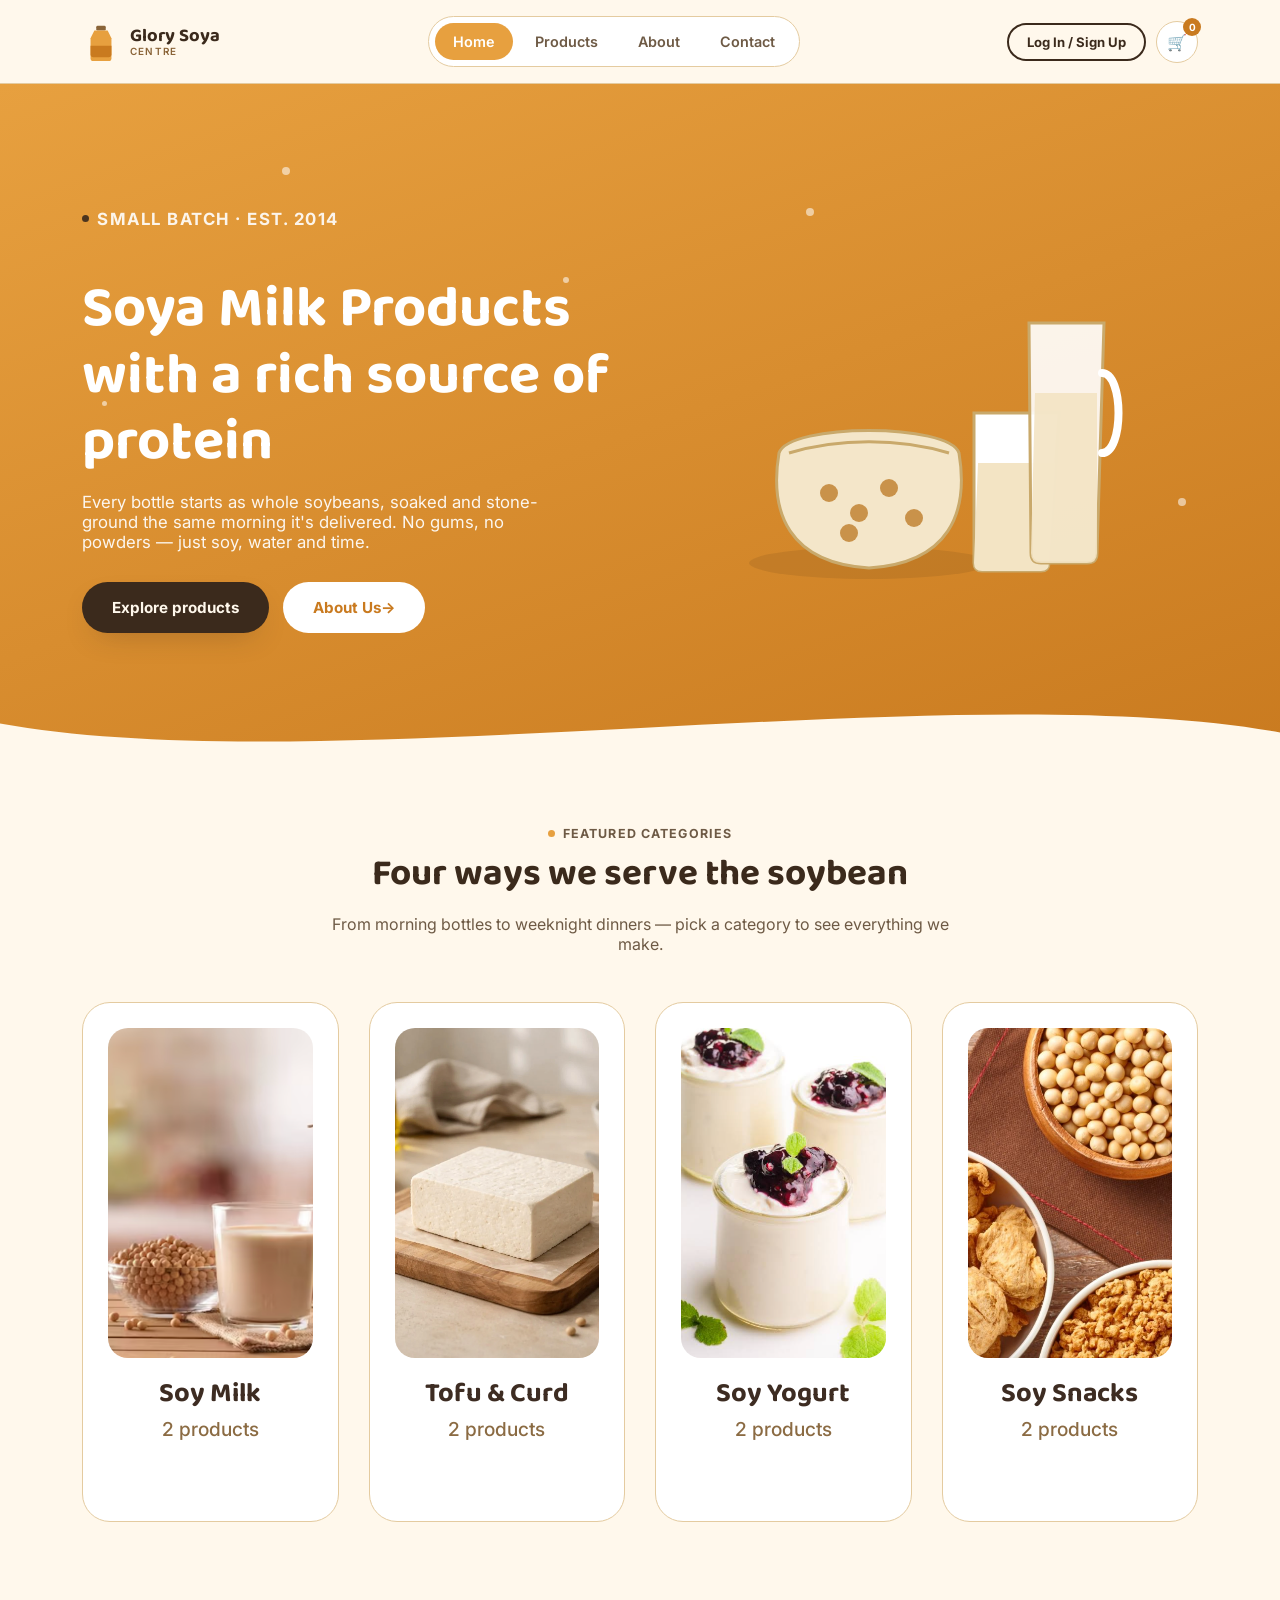
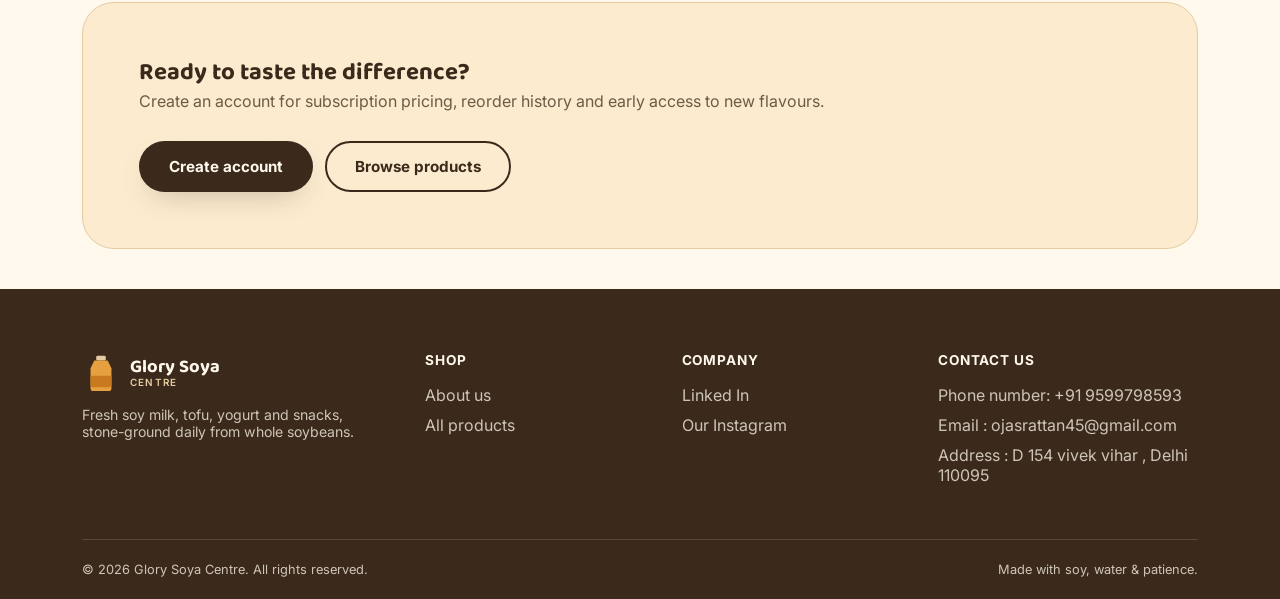
<file: index.html>
<!DOCTYPE html>
<html lang="en">
<head>
<meta charset="UTF-8">
<meta name="viewport" content="width=device-width, initial-scale=1.0">
<title>Glory Soya Centre — Pure Soya Milk Products</title>
<meta name="description" content="Glory Soya Centre makes fresh soy milk, tofu, soy yogurt and soy snacks from small-batch, single-origin soybeans.">
<link rel="stylesheet" href="style.css">
 <!-- Google tag (gtag.js) -->
<script async src="https://www.googletagmanager.com/gtag/js?id=G-SQKPM9QP4E"></script>
<script>
  window.dataLayer = window.dataLayer || [];
  function gtag(){dataLayer.push(arguments);}
  gtag('js', new Date());

  gtag('config', 'G-SQKPM9QP4E');
</script>
 
</head>
<body>
 
<!-- ============ HEADER ============ -->
<header class="site-header">
  <div class="header-inner">
    <a href="index.html" class="logo">
      <svg class="logo-mark" viewBox="0 0 40 40" xmlns="http://www.w3.org/2000/svg">
        <rect x="15" y="3" width="10" height="5" rx="1.5" fill="#8A6438"/>
        <path d="M13 8h14l4 8v21a3 3 0 0 1-3 3H12a3 3 0 0 1-3-3V16Z" fill="#E7A03F"/>
        <path d="M9 24h22v9a3 3 0 0 1-3 3H12a3 3 0 0 1-3-3Z" fill="#C97A1F"/>
      </svg>
      <span>Glory Soya<small>Centre</small></span>
    </a>
 
    <nav class="main-nav" aria-label="Primary">
      <a href="index.html" class="active">Home</a>
      <a href="allproduct.html">Products</a>
      <a href="about.html">About</a>
      <a href="contact.html">Contact</a>
    </nav>
 
    <div class="header-actions">
    <a href="login.html" class="btn btn-outline btn-sm">
        Log In / Sign Up
    </a>
    <a href="cart.html" class="icon-btn" aria-label="View Cart">
        🛒 <span class="cart-count">0</span>
    </a>
    <button class="nav-toggle" aria-label="Open menu" aria-expanded="false">
        <span></span>
    </button>
  </div>
  </div>
</header>
 
<!-- ============ HERO ============ -->
<section class="hero">
  <div class="hero-dots" aria-hidden="true">
    <span style="top:12%; left:22%;"></span>
    <span style="top:28%; left:44%; width:6px; height:6px;"></span>
    <span style="top:18%; left:63%;"></span>
    <span style="top:46%; left:8%; width:5px; height:5px;"></span>
    <span style="top:60%; left:92%;"></span>
  </div>
  <div class="hero-inner">
    <div class="hero-copy">
      <p class="eyebrow">Small batch · Est. 2014</p>
      <h1>Soya Milk Products<br>with a rich source of protein</h1>
      <p>Every bottle starts as whole soybeans, soaked and stone-ground the same morning it's delivered. No gums, no powders — just soy, water and time.</p>
      <div class="hero-cta">
        <a href="allproduct.html" class="btn btn-primary">Explore products</a>
        <a href="about.html" class="btn btn-light">About Us→</a>
      </div>
    </div>
    <div class="hero-art">
      <svg viewBox="0 0 420 340" xmlns="http://www.w3.org/2000/svg" style="width:100%;max-width:420px;">
        <!-- sack of beans -->
        <ellipse cx="150" cy="300" rx="120" ry="16" fill="#00000014"/>
        <path d="M60 190 C50 250 70 300 150 305 C230 300 250 250 240 190 C230 160 70 160 60 190Z" fill="#F4E6C9" stroke="#C9A96B" stroke-width="3"/>
        <path d="M70 190 C120 175 180 175 230 190" fill="none" stroke="#C9A96B" stroke-width="3"/>
        <circle cx="110" cy="230" r="9" fill="#C9924A"/>
        <circle cx="140" cy="250" r="9" fill="#C9924A"/>
        <circle cx="170" cy="225" r="9" fill="#C9924A"/>
        <circle cx="195" cy="255" r="9" fill="#C9924A"/>
        <circle cx="130" cy="270" r="9" fill="#C9924A"/>
        <!-- glass of milk -->
        <path d="M255 150 L340 150 L330 300 Q330 308 322 308 L263 308 Q255 308 255 300 Z" fill="#FFFFFF" stroke="#C9A96B" stroke-width="3"/>
        <path d="M259 200 L336 200 L330 300 Q330 308 322 308 L263 308 Q255 308 255 300 Z" fill="#F3E4C4"/>
        <!-- jug -->
        <path d="M310 60 L385 60 L378 290 Q378 300 368 300 L322 300 Q312 300 312 290 Z" fill="#FFFFFF" fill-opacity="0.9" stroke="#C9A96B" stroke-width="3"/>
        <path d="M316 130 L378 130 L378 290 Q378 300 368 300 L322 300 Q312 300 312 290 Z" fill="#F3E4C4" fill-opacity="0.9"/>
        <path d="M383 110 C405 110 405 190 383 190" fill="none" stroke="#FFFFFF" stroke-width="8" stroke-linecap="round"/>
      </svg>
    </div>
  </div>
  <div class="hero-curve" aria-hidden="true">
    <svg viewBox="0 0 1440 100" preserveAspectRatio="none"><path d="M0,45 C360,110 1080,-10 1440,55 L1440,100 L0,100 Z" fill="#FFF8EC"></path></svg>
  </div>
</section>
 
<!-- ============ FEATURED CATEGORIES ============ -->
<section>
  <div class="container">
    <div class="section-head">
      <p class="eyebrow">Featured categories</p>
      <h2>Four ways we serve the soybean</h2>
      <p>From morning bottles to weeknight dinners — pick a category to see everything we make.</p>
    </div>
    <div class="grid-4">
 
      <a class="card cat-card" href="allproduct.html">
        <div class="card-media">
          <img src="1.png">
        </div>
        <h3>Soy Milk</h3>
        <span>2 products</span>
      </a>
 
      <a class="card cat-card" href="allproduct.html">
        <div class="card-media">
          <img src="2.png">        
        </div>
        <h3>Tofu &amp; Curd</h3>
        <span>2 products</span>
      </a>
 
      <a class="card cat-card" href="allproduct.html">
        <div class="card-media">
          <img src="3.png">        
        </div>
        <h3>Soy Yogurt</h3>
        <span>2 products</span>
      </a>
 
      <a class="card cat-card" href="allproduct.html">
        <div class="card-media">
          <img src="4.png">        
        </div>
        <h3>Soy Snacks</h3>
        <span>2 products</span>
      </a>
 
    </div>
  </div>
</section>

<!-- ============ CTA ============ -->
<section>
  <div class="container">
    <div class="cta-banner">
      <div>
        <h2>Ready to taste the difference?</h2>
        <p>Create an account for subscription pricing, reorder history and early access to new flavours.</p>
      </div>
      <div style="display:flex; gap:12px;">
        <a href="signin.html" class="btn btn-primary">Create account</a>
        <a href="allproduct.html" class="btn btn-outline">Browse products</a>
      </div>
    </div>
  </div>
</section>
 
<!-- ============ FOOTER ============ -->
<footer class="site-footer">
  <div class="container">
    <div class="footer-grid">
      <div class="footer-brand">
        <a href="index.html" class="logo">
          <svg class="logo-mark" viewBox="0 0 40 40"><rect x="15" y="3" width="10" height="5" rx="1.5" fill="#E4CBA0"/><path d="M13 8h14l4 8v21a3 3 0 0 1-3 3H12a3 3 0 0 1-3-3V16Z" fill="#E7A03F"/><path d="M9 24h22v9a3 3 0 0 1-3 3H12a3 3 0 0 1-3-3Z" fill="#C97A1F"/></svg>
          <span>Glory Soya<small style="color:#E4CBA0;">Centre</small></span>
        </a>
        <p>Fresh soy milk, tofu, yogurt and snacks, stone-ground daily from whole soybeans.</p>
      </div>
      <div>
        <h4>Shop</h4>
        <ul>
          <li><a href="about.html">About us</a></li>
          <li><a href="allproduct.html">All products</a></li>
        </ul>
      </div>
      <div>
        <h4>Company</h4>
        <ul>
          <li><a href="https://www.linkedin.com/in/ojas-rattan-959b70386/">Linked In</a></li>
          <li><a href="http://instagram.com/glorysoyacentre.in/">Our Instagram</a></li>
          <li></li>
        </ul>
      </div>
      <div>
        <h4>Contact Us</h4>
        <ul>
          <li>Phone number: +91 9599798593</li>
          <li>Email : ojasrattan45@gmail.com</li>
          <li>Address : D 154 vivek vihar , Delhi 110095</li>

        </ul>
      </div>
    </div>
    <div class="footer-bottom">
      <span>© 2026 Glory Soya Centre. All rights reserved.</span>
      <span>Made with soy, water &amp; patience.</span>
    </div>
  </div>
</footer>
 
<script src="java.js"></script>
</body>
</html>
</file>
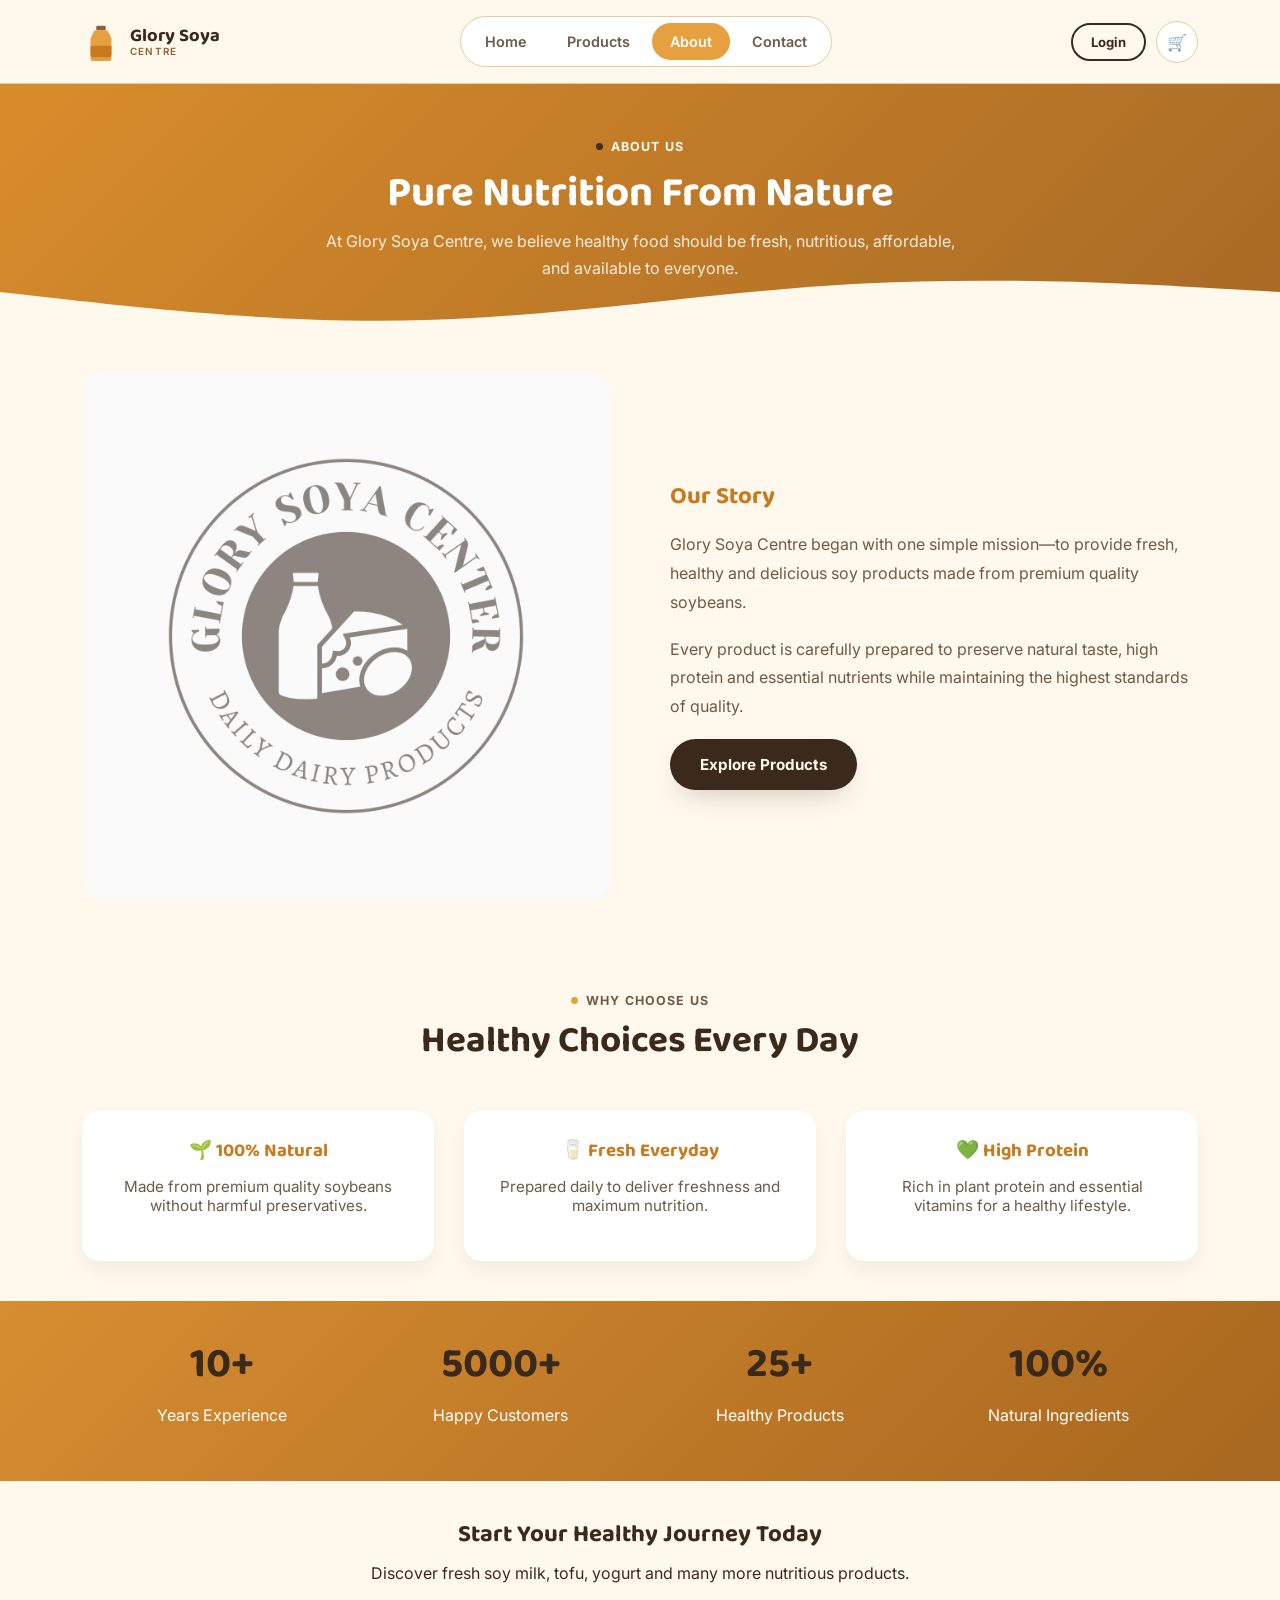
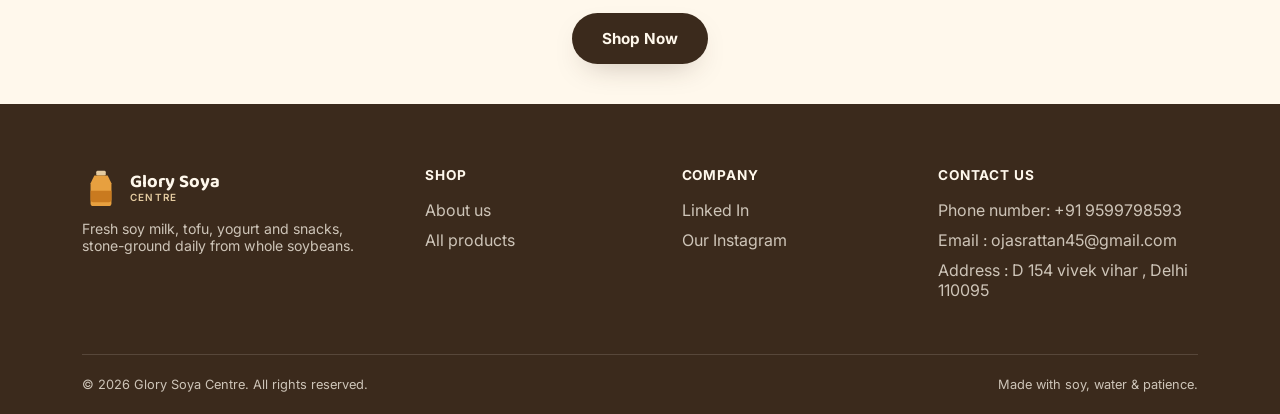
<file: about.html>
<!DOCTYPE html>
<html lang="en">
<head>
    
    <meta charset="UTF-8">
    <meta name="viewport" content="width=device-width, initial-scale=1.0">
    <title>About Us | Glory Soya Centre</title>

    <link rel="stylesheet" href="style.css">
    <!-- Google tag (gtag.js) -->
<script async src="https://www.googletagmanager.com/gtag/js?id=G-SQKPM9QP4E"></script>
<script>
  window.dataLayer = window.dataLayer || [];
  function gtag(){dataLayer.push(arguments);}
  gtag('js', new Date());

  gtag('config', 'G-SQKPM9QP4E');
</script>
    
</head>

<body>

<!-- HEADER -->
<header class="site-header">
    <div class="header-inner">

        <a href="index.html" class="logo">
            <svg class="logo-mark" viewBox="0 0 40 40">
                <rect x="15" y="3" width="10" height="5" rx="1.5" fill="#8A6438"/>
                <path d="M13 8h14l4 8v21a3 3 0 0 1-3 3H12a3 3 0 0 1-3-3V16Z" fill="#E7A03F"/>
                <path d="M9 24h22v9a3 3 0 0 1-3 3H12a3 3 0 0 1-3-3Z" fill="#C97A1F"/>
            </svg>

            <span>Glory Soya<small>Centre</small></span>
        </a>

        <nav class="main-nav">
            <a href="index.html">Home</a>
            <a href="allproduct.html">Products</a>
            <a href="about.html" class="active">About</a>
            <a href="contact.html">Contact</a>
        </nav>

        <div class="header-actions">
            <a href="login.html" class="btn btn-outline btn-sm">Login</a>
            <a href="cart.html" class="icon-btn">🛒</a>
        </div>

    </div>
</header>

<!-- HERO -->
<section class="page-hero">
    <div class="container">

        <p class="eyebrow">ABOUT US</p>

        <h1>Pure Nutrition From Nature</h1>

        <p>
            At Glory Soya Centre, we believe healthy food should be fresh,
            nutritious, affordable, and available to everyone.
        </p>

    </div>

    <div class="hero-curve">
        <svg viewBox="0 0 1440 120" preserveAspectRatio="none">
            <path fill="#FFF8EC"
                d="M0,64L80,74.7C160,85,320,107,480,101.3C640,96,800,64,960,53.3C1120,43,1280,53,1360,58.7L1440,64L1440,120L0,120Z">
            </path>
        </svg>
    </div>

</section>
<!-- STORY -->

<section class="about-section">

<div class="container about-grid">

<div>

<img src="0.jpeg" alt="About">

</div>

<div>

<h2>Our Story</h2>

<p>

Glory Soya Centre began with one simple mission—to provide
fresh, healthy and delicious soy products made from premium
quality soybeans.

</p>

<p>

Every product is carefully prepared to preserve natural taste,
high protein and essential nutrients while maintaining the
highest standards of quality.

</p>

<a href="allproduct.html" class="btn btn-primary">

Explore Products

</a>

</div>

</div>

</section>

<!-- FEATURES -->

<section class="features">

<div class="container">

<div class="section-head">

<p class="eyebrow">
WHY CHOOSE US
</p>

<h2>Healthy Choices Every Day</h2>

</div>

<div class="feature-grid">

<div class="feature-card">

<h3>🌱 100% Natural</h3>

<p>

Made from premium quality soybeans without harmful preservatives.

</p>

</div>

<div class="feature-card">

<h3>🥛 Fresh Everyday</h3>

<p>

Prepared daily to deliver freshness and maximum nutrition.

</p>

</div>

<div class="feature-card">

<h3>💚 High Protein</h3>

<p>

Rich in plant protein and essential vitamins for a healthy lifestyle.

</p>

</div>

</div>

</div>

</section>

<!-- STATS -->

<section class="stats">

<div class="container stats-grid">

<div>

<h2>10+</h2>

<p>Years Experience</p>

</div>

<div>

<h2>5000+</h2>

<p>Happy Customers</p>

</div>

<div>

<h2>25+</h2>

<p>Healthy Products</p>

</div>

<div>

<h2>100%</h2>

<p>Natural Ingredients</p>

</div>

</div>

</section>

<!-- CTA -->

<section class="cta">

<div class="container">

<h2>Start Your Healthy Journey Today</h2>

<p>

Discover fresh soy milk, tofu, yogurt and many more nutritious products.

</p>

<a href="allproducts.html" class="btn btn-primary">

Shop Now

</a>

</div>

</section>

<!-- ============ FOOTER ============ -->
<footer class="site-footer">
  <div class="container">
    <div class="footer-grid">
      <div class="footer-brand">
        <a href="index.html" class="logo">
          <svg class="logo-mark" viewBox="0 0 40 40"><rect x="15" y="3" width="10" height="5" rx="1.5" fill="#E4CBA0"/><path d="M13 8h14l4 8v21a3 3 0 0 1-3 3H12a3 3 0 0 1-3-3V16Z" fill="#E7A03F"/><path d="M9 24h22v9a3 3 0 0 1-3 3H12a3 3 0 0 1-3-3Z" fill="#C97A1F"/></svg>
          <span>Glory Soya<small style="color:#E4CBA0;">Centre</small></span>
        </a>
        <p>Fresh soy milk, tofu, yogurt and snacks, stone-ground daily from whole soybeans.</p>
      </div>
      <div>
        <h4>Shop</h4>
        <ul>
          <li><a href="about.html">About us</a></li>
          <li><a href="allproduct.html">All products</a></li>
        </ul>
      </div>
      <div>
        <h4>Company</h4>
        <ul>
          <li><a href="https://www.linkedin.com/in/ojas-rattan-959b70386/">Linked In</a></li>
          <li><a href="http://instagram.com/glorysoyacentre.in/">Our Instagram</a></li>
          <li></li>
        </ul>
      </div>
      <div>
        <h4>Contact Us</h4>
        <ul>
          <li>Phone number: +91 9599798593</li>
          <li>Email : ojasrattan45@gmail.com</li>
          <li>Address : D 154 vivek vihar , Delhi 110095</li>

        </ul>
      </div>
    </div>
    <div class="footer-bottom">
      <span>© 2026 Glory Soya Centre. All rights reserved.</span>
      <span>Made with soy, water &amp; patience.</span>
    </div>
  </div>
</footer>

<script src="java.js"></script>

</body>
</html>
</file>
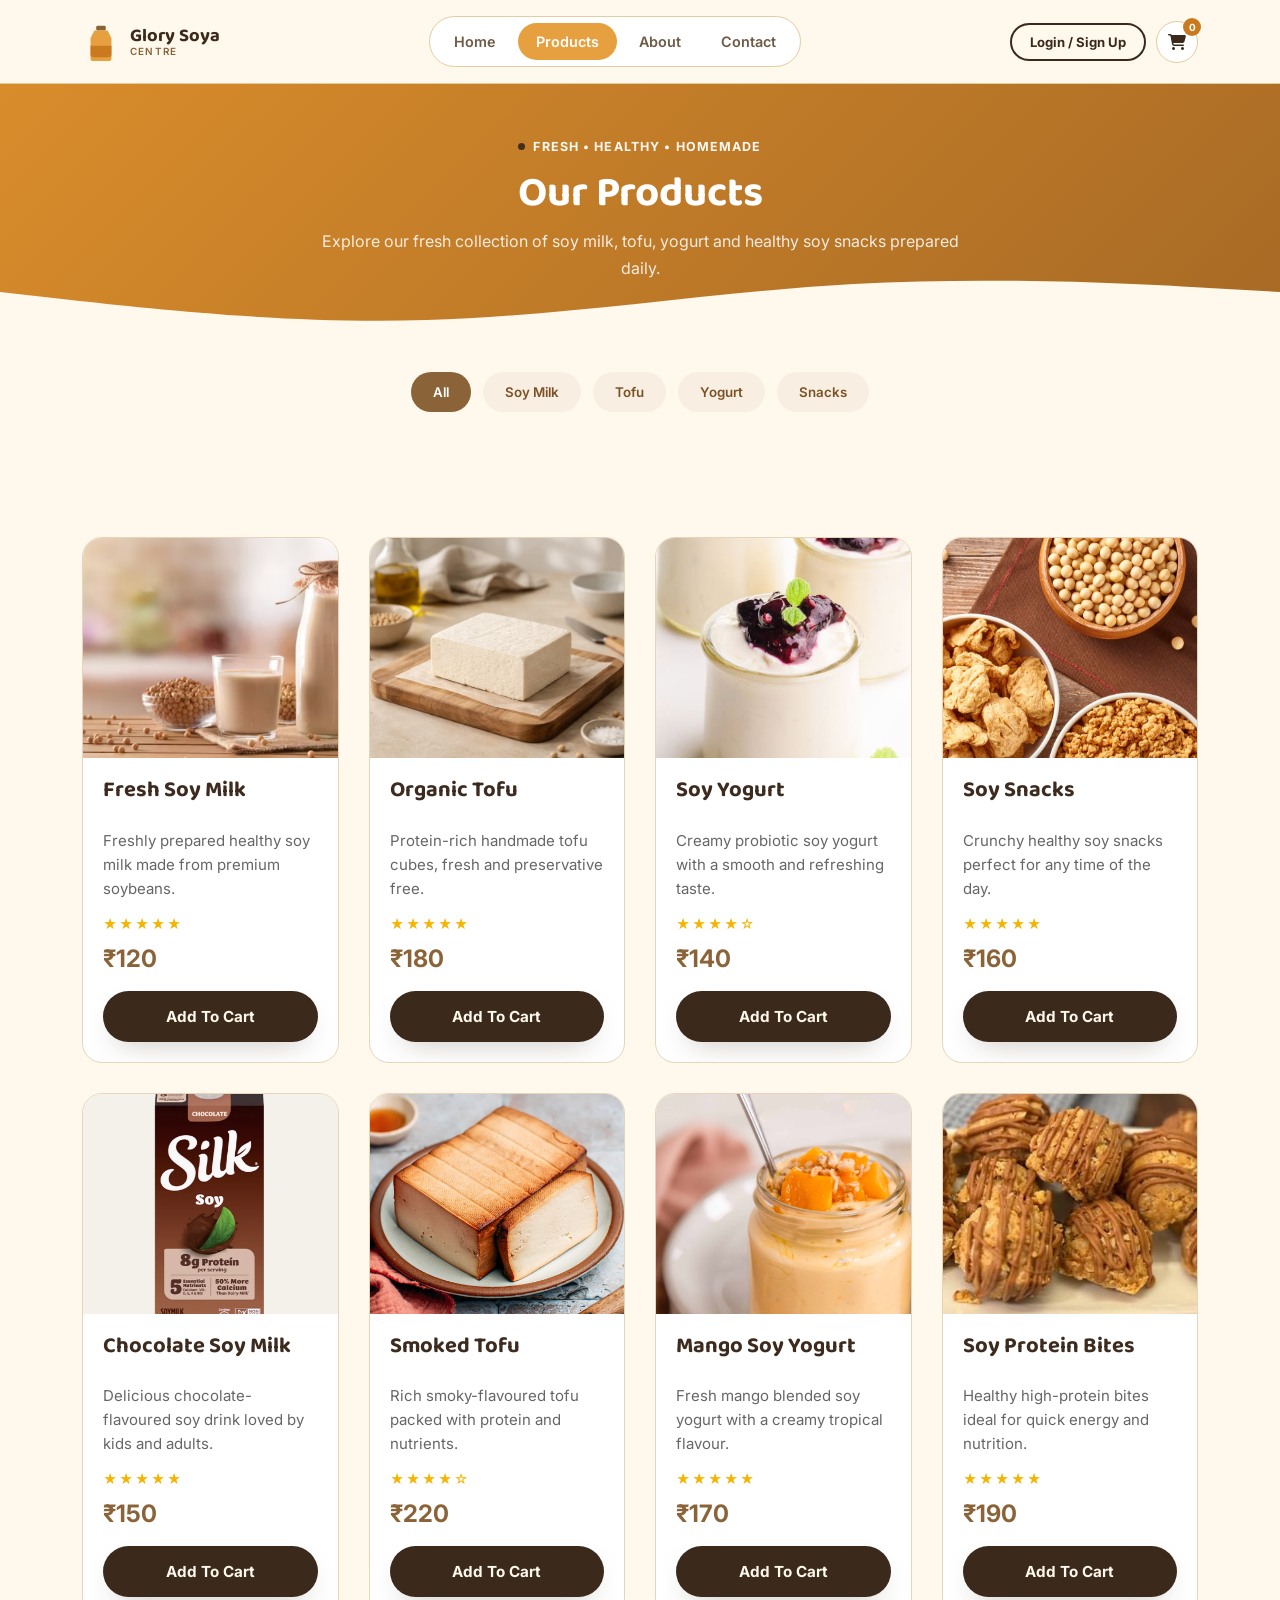
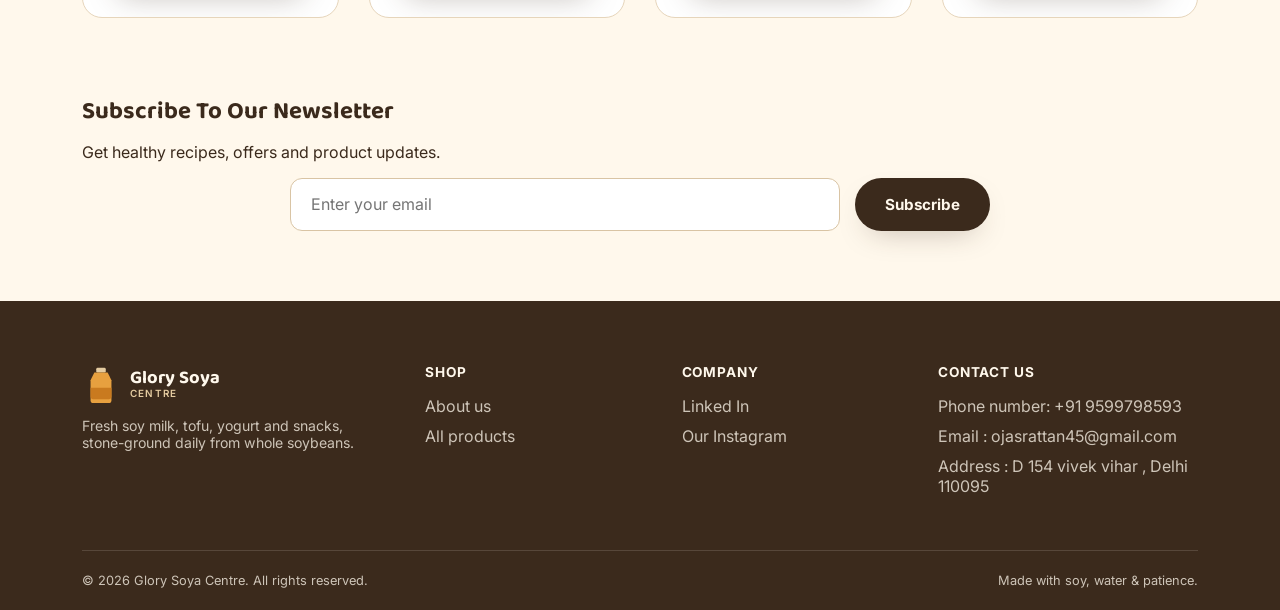
<file: allproduct.html>
<!DOCTYPE html>
<html lang="en">

<head>
    <meta charset="UTF-8">
    <meta name="viewport" content="width=device-width, initial-scale=1.0">
    <title>Our Products | Glory Soya Centre</title>
    <link rel="stylesheet" href="style.css">
    <link rel="stylesheet"
        href="https://cdnjs.cloudflare.com/ajax/libs/font-awesome/6.6.0/css/all.min.css">
   <!-- Google tag (gtag.js) -->
<script async src="https://www.googletagmanager.com/gtag/js?id=G-SQKPM9QP4E"></script>
<script>
  window.dataLayer = window.dataLayer || [];
  function gtag(){dataLayer.push(arguments);}
  gtag('js', new Date());

  gtag('config', 'G-SQKPM9QP4E');
</script>
    
</head>
<body>

<!-- ================= HEADER ================= -->
<header class="site-header">
    <div class="header-inner">
        <a href="index.html" class="logo">
            <svg class="logo-mark" viewBox="0 0 40 40">
                <rect x="15" y="3" width="10" height="5" rx="1.5" fill="#8A6438"/>
                <path d="M13 8h14l4 8v21a3 3 0 0 1-3 3H12a3 3 0 0 1-3-3V16Z" fill="#E7A03F"/>
                <path d="M9 24h22v9a3 3 0 0 1-3 3H12a3 3 0 0 1-3-3Z" fill="#C97A1F"/>
            </svg>
            <span>Glory Soya<small>Centre</small></span>
        </a>

        <nav class="main-nav">
            <a href="index.html">Home</a>
            <a href="allproduct.html" class="active">Products</a>
            <a href="about.html">About</a>
            <a href="contact.html">Contact</a>
        </nav>

        <div class="header-actions">
            <a href="login.html" class="btn btn-outline btn-sm">
                Login / Sign Up
            </a>

            <a href="cart.html" class="icon-btn">
                <i class="fas fa-shopping-cart"></i>
                <span class="cart-count">0</span>
            </a>
        </div>
    </div>
</header>

<!-- ================= HERO ================= -->
<section class="page-hero">
    <div class="container">

        <p class="eyebrow">
            Fresh • Healthy • Homemade
        </p>
        <h1>Our Products</h1>
        <p>
            Explore our fresh collection of soy milk, tofu, yogurt and healthy soy snacks prepared daily.
        </p>
    </div>
    <div class="hero-curve">
        <svg viewBox="0 0 1440 120" preserveAspectRatio="none">
            <path fill="#FFF8EC"
                d="M0,64L80,74.7C160,85,320,107,480,101.3C640,96,800,64,960,53.3C1120,43,1280,53,1360,58.7L1440,64L1440,120L0,120Z">
            </path>
        </svg>
    </div>
</section>
<!-- ================= CATEGORY ================= -->
<section>
<div class="container">
<div class="filter-buttons">
<button class="filter-btn active" data-filter="all">All</button>
<button class="filter-btn" data-filter="milk">Soy Milk</button>
<button class="filter-btn" data-filter="tofu">Tofu</button>
<button class="filter-btn" data-filter="yogurt">Yogurt</button>
<button class="filter-btn" data-filter="snacks">Snacks</button>
</div>
</div>
</section>

<!-- ================= PRODUCTS ================= -->
<section>
<div class="container">
<div class="products-grid">

<!-- Product -->
<div class="product-card milk">
    <img src="1.png" alt="Fresh Soy Milk">

    <div class="product-content">
        <h3>Fresh Soy Milk</h3>

        <p>Freshly prepared healthy soy milk made from premium soybeans.</p>

        <div class="stars">★★★★★</div>

        <div class="price">₹120</div>

        <a href="cart.html" class="btn btn-primary btn-block">
            Add To Cart
        </a>
    </div>
</div>

<!-- Product -->
<div class="product-card tofu">
    <img src="2.png" alt="Organic Tofu">

    <div class="product-content">
        <h3>Organic Tofu</h3>

        <p>Protein-rich handmade tofu cubes, fresh and preservative free.</p>

        <div class="stars">★★★★★</div>

        <div class="price">₹180</div>

        <a href="cart.html" class="btn btn-primary btn-block">
            Add To Cart
        </a>
    </div>
</div>

<!-- Product -->
<div class="product-card yogurt">
    <img src="3.png" alt="Soy Yogurt">

    <div class="product-content">
        <h3>Soy Yogurt</h3>

        <p>Creamy probiotic soy yogurt with a smooth and refreshing taste.</p>

        <div class="stars">★★★★☆</div>

        <div class="price">₹140</div>

        <a href="cart.html" class="btn btn-primary btn-block">
            Add To Cart
        </a>
    </div>
</div>

<!-- Product -->
<div class="product-card snacks">
    <img src="4.png" alt="Soy Snacks">

    <div class="product-content">
        <h3>Soy Snacks</h3>

        <p>Crunchy healthy soy snacks perfect for any time of the day.</p>

        <div class="stars">★★★★★</div>

        <div class="price">₹160</div>

        <a href="cart.html" class="btn btn-primary btn-block">
            Add To Cart
        </a>
    </div>
</div>

<!-- Product -->
<div class="product-card milk">
    <img src="5.png" alt="Chocolate Soy Milk">

    <div class="product-content">
        <h3>Chocolate Soy Milk</h3>

        <p>Delicious chocolate-flavoured soy drink loved by kids and adults.</p>

        <div class="stars">★★★★★</div>

        <div class="price">₹150</div>

        <a href="cart.html" class="btn btn-primary btn-block">
            Add To Cart
        </a>
    </div>
</div>

<!-- Product -->
<div class="product-card tofu">
    <img src="6.png" alt="Smoked Tofu">

    <div class="product-content">
        <h3>Smoked Tofu</h3>

        <p>Rich smoky-flavoured tofu packed with protein and nutrients.</p>

        <div class="stars">★★★★☆</div>

        <div class="price">₹220</div>

        <a href="cart.html" class="btn btn-primary btn-block">
            Add To Cart
        </a>
    </div>
</div>

<!-- Product -->
<div class="product-card yogurt">
    <img src="7.png" alt="Mango Soy Yogurt">

    <div class="product-content">
        <h3>Mango Soy Yogurt</h3>

        <p>Fresh mango blended soy yogurt with a creamy tropical flavour.</p>

        <div class="stars">★★★★★</div>

        <div class="price">₹170</div>

        <a href="cart.html" class="btn btn-primary btn-block">
            Add To Cart
        </a>
    </div>
</div>

<!-- Product -->
<div class="product-card snacks">
    <img src="8.png" alt="Soy Protein Bites">

    <div class="product-content">
        <h3>Soy Protein Bites</h3>

        <p>Healthy high-protein bites ideal for quick energy and nutrition.</p>

        <div class="stars">★★★★★</div>

        <div class="price">₹190</div>

        <a href="cart.html" class="btn btn-primary btn-block">
            Add To Cart
        </a>
    </div>
</div>
</div>
</section>

<!-- ================= NEWSLETTER ================= -->

<section class="newsletter">

<div class="container">

<h2>Subscribe To Our Newsletter</h2>

<p>Get healthy recipes, offers and product updates.</p>

<div class="search-area">

<input
type="email"
placeholder="Enter your email">

<button class="btn btn-primary">
Subscribe
</button>

</div>

</div>

</section>
<!-- ============ FOOTER ============ -->
<footer class="site-footer">
  <div class="container">
    <div class="footer-grid">
      <div class="footer-brand">
        <a href="index.html" class="logo">
          <svg class="logo-mark" viewBox="0 0 40 40"><rect x="15" y="3" width="10" height="5" rx="1.5" fill="#E4CBA0"/><path d="M13 8h14l4 8v21a3 3 0 0 1-3 3H12a3 3 0 0 1-3-3V16Z" fill="#E7A03F"/><path d="M9 24h22v9a3 3 0 0 1-3 3H12a3 3 0 0 1-3-3Z" fill="#C97A1F"/></svg>
          <span>Glory Soya<small style="color:#E4CBA0;">Centre</small></span>
        </a>
        <p>Fresh soy milk, tofu, yogurt and snacks, stone-ground daily from whole soybeans.</p>
      </div>
      <div>
        <h4>Shop</h4>
        <ul>
          <li><a href="about.html">About us</a></li>
          <li><a href="allproduct.html">All products</a></li>
        </ul>
      </div>
      <div>
        <h4>Company</h4>
        <ul>
          <li><a href="https://www.linkedin.com/in/ojas-rattan-959b70386/">Linked In</a></li>
          <li><a href="http://instagram.com/glorysoyacentre.in/">Our Instagram</a></li>
          <li></li>
        </ul>
      </div>
      <div>
        <h4>Contact Us</h4>
        <ul>
          <li>Phone number: +91 9599798593</li>
          <li>Email : ojasrattan45@gmail.com</li>
          <li>Address : D 154 vivek vihar , Delhi 110095</li>

        </ul>
      </div>
    </div>
    <div class="footer-bottom">
      <span>© 2026 Glory Soya Centre. All rights reserved.</span>
      <span>Made with soy, water &amp; patience.</span>
    </div>
  </div>
</footer>

<script src="java.js"></script>

</body>
</html>
</file>
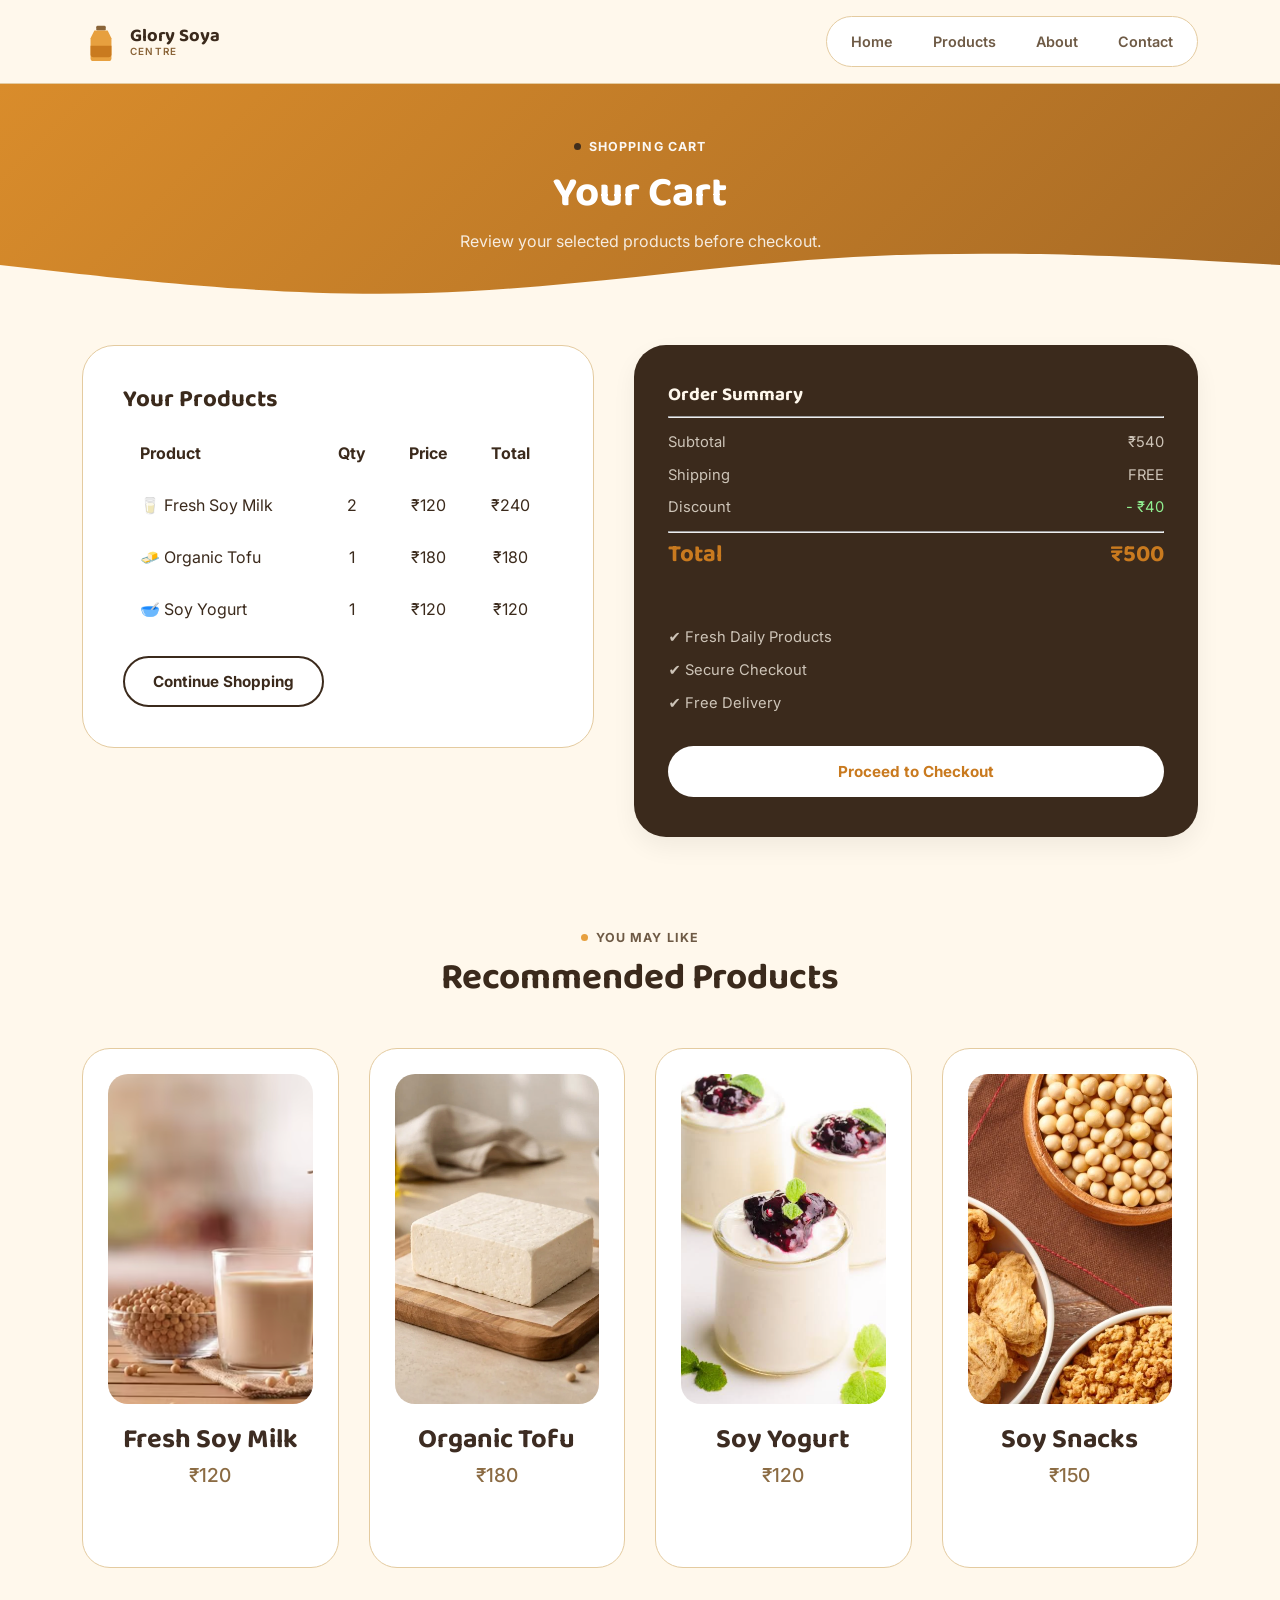
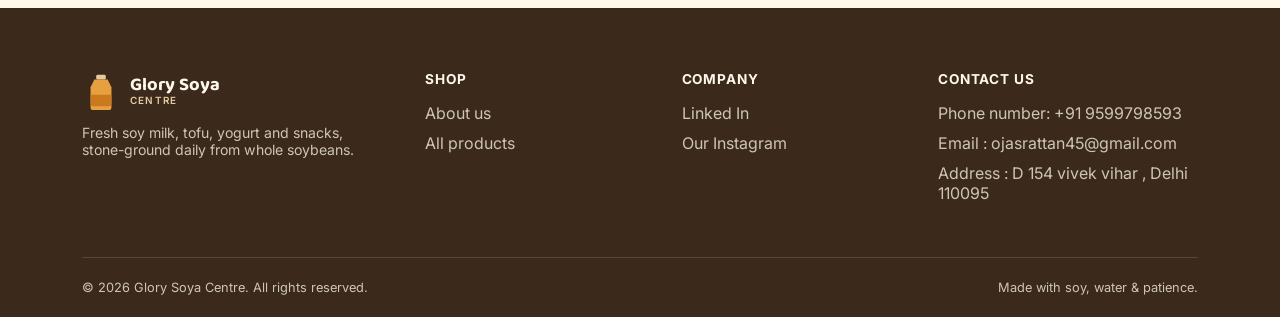
<file: cart.html>
<!DOCTYPE html>
<html lang="en">
<head>
    <meta charset="UTF-8">
    <meta name="viewport" content="width=device-width, initial-scale=1.0">
    <title>Shopping Cart | Glory Soya Centre</title>
    <link rel="stylesheet" href="style.css">

    <link rel="stylesheet"
    href="https://cdnjs.cloudflare.com/ajax/libs/font-awesome/6.6.0/css/all.min.css">

<!-- Google tag (gtag.js) -->
<script async src="https://www.googletagmanager.com/gtag/js?id=G-SQKPM9QP4E"></script>
<script>
  window.dataLayer = window.dataLayer || [];
  function gtag(){dataLayer.push(arguments);}
  gtag('js', new Date());

  gtag('config', 'G-SQKPM9QP4E');
</script>
    
</head>
<body>
<header class="site-header">
<div class="header-inner">
<a href="index.html" class="logo">

<svg class="logo-mark" viewBox="0 0 40 40">
<rect x="15" y="3" width="10" height="5" rx="1.5" fill="#8A6438"/>
<path d="M13 8h14l4 8v21a3 3 0 0 1-3 3H12a3 3 0 0 1-3-3V16Z" fill="#E7A03F"/>
<path d="M9 24h22v9a3 3 0 0 1-3 3H12a3 3 0 0 1-3-3Z" fill="#C97A1F"/>
</svg>

<span>
Glory Soya
<small>Centre</small>
</span>
</a>

<nav class="main-nav">
<a href="index.html">Home</a>
<a href="allproduct.html">Products</a>
<a href="about.html">About</a>
<a href="contact.html">Contact</a>
</nav>
</div>
</header>
<section class="page-hero">
<div class="container">
<p class="eyebrow">Shopping Cart</p>
<h1>Your Cart</h1>

<p>
Review your selected products before checkout.
</p>
</div>

<div class="hero-curve">
<svg viewBox="0 0 1440 120" preserveAspectRatio="none">
<path fill="#FFF8EC"
d="M0,64L80,74.7C160,85,320,107,480,101.3C640,96,800,64,960,53.3C1120,43,1280,53,1360,58.7L1440,64L1440,120L0,120Z">
</path>
</svg>
</div>
</section>

<section>
<div class="container">
<div class="contact-grid">

<div class="contact-form-card">
<h2>Your Products</h2>
<table width="100%" cellpadding="15">
<tr>

<th align="left">Product</th>
<th>Qty</th>
<th>Price</th>
<th>Total</th>
</tr>
<tr>
<td>

🥛 Fresh Soy Milk
</td>
<td align="center">
2
</td>
<td align="center">
₹120
</td>
<td align="center">
₹240
</td>
</tr>
<tr>
<td>

🧈 Organic Tofu
</td>
<td align="center">
1
</td>

<td align="center">
₹180
</td>

<td align="center">
₹180
</td>
</tr>
<tr>
<td>

🥣 Soy Yogurt
</td>
<td align="center">
1
</td>

<td align="center">
₹120
</td>

<td align="center">
₹120
</td>
</tr>
</table>
<br>

<a href="allproduct.html" class="btn btn-outline">
Continue Shopping
</a>
</div>

<!-- Right Side -->
<div class="contact-info">
<h3>Order Summary</h3>
<hr>
<p>
Subtotal
<span style="float:right;">

₹540
</span>
</p>
<p>

Shipping
<span style="float:right;">
FREE
</span>
</p>
<p>

Discount
<span style="float:right; color:lightgreen;">
- ₹40
</span>

</p>
<hr>
<h2>
Total
<span style="float:right;">

₹500
</span>
</h2>
<br>
<p>

✔ Fresh Daily Products
</p>
<p>

✔ Secure Checkout
</p>
<p>
✔ Free Delivery
</p>
<br>
<a href="checkout.html" class="btn btn-light btn-block">
Proceed to Checkout
</a>
</div>
</div>
</div>
</section>

<section>
<div class="container">
<div class="section-head">
<p class="eyebrow">
You May Like
</p>
<h2>

Recommended Products
</h2>
</div>

<div class="grid-4">
<div class="cat-card">
<div class="card-media">
<img src="1.png">
</div>

<h3>Fresh Soy Milk</h3>
<span>₹120</span>
</div>

<div class="cat-card">
<div class="card-media">
<img src="2.png">
</div>

<h3>Organic Tofu</h3>
<span>₹180</span>
</div>

<div class="cat-card">
<div class="card-media">
<img src="3.png">
</div>

<h3>Soy Yogurt</h3>
<span>₹120</span>
</div>

<div class="cat-card">
<div class="card-media">
<img src="4.png">
</div>

<h3>Soy Snacks</h3>
<span>₹150</span>

</div>
</div>
</div>
</section>

<!-- ============ FOOTER ============ -->
<footer class="site-footer">
  <div class="container">
    <div class="footer-grid">
      <div class="footer-brand">
        <a href="index.html" class="logo">
          <svg class="logo-mark" viewBox="0 0 40 40"><rect x="15" y="3" width="10" height="5" rx="1.5" fill="#E4CBA0"/><path d="M13 8h14l4 8v21a3 3 0 0 1-3 3H12a3 3 0 0 1-3-3V16Z" fill="#E7A03F"/><path d="M9 24h22v9a3 3 0 0 1-3 3H12a3 3 0 0 1-3-3Z" fill="#C97A1F"/></svg>
          <span>Glory Soya<small style="color:#E4CBA0;">Centre</small></span>
        </a>
        <p>Fresh soy milk, tofu, yogurt and snacks, stone-ground daily from whole soybeans.</p>
      </div>
      <div>
        <h4>Shop</h4>
        <ul>
          <li><a href="about.html">About us</a></li>
          <li><a href="allproduct.html">All products</a></li>
        </ul>
      </div>
      <div>
        <h4>Company</h4>
        <ul>
          <li><a href="https://www.linkedin.com/in/ojas-rattan-959b70386/">Linked In</a></li>
          <li><a href="http://instagram.com/glorysoyacentre.in/">Our Instagram</a></li>
          <li></li>
        </ul>
      </div>
      <div>
        <h4>Contact Us</h4>
        <ul>
          <li>Phone number: +91 9599798593</li>
          <li>Email : ojasrattan45@gmail.com</li>
          <li>Address : D 154 vivek vihar , Delhi 110095</li>

        </ul>
      </div>
    </div>
    <div class="footer-bottom">
      <span>© 2026 Glory Soya Centre. All rights reserved.</span>
      <span>Made with soy, water &amp; patience.</span>
    </div>
  </div>
</footer>

<script src="java.js"></script>
</body>
</html>
</file>
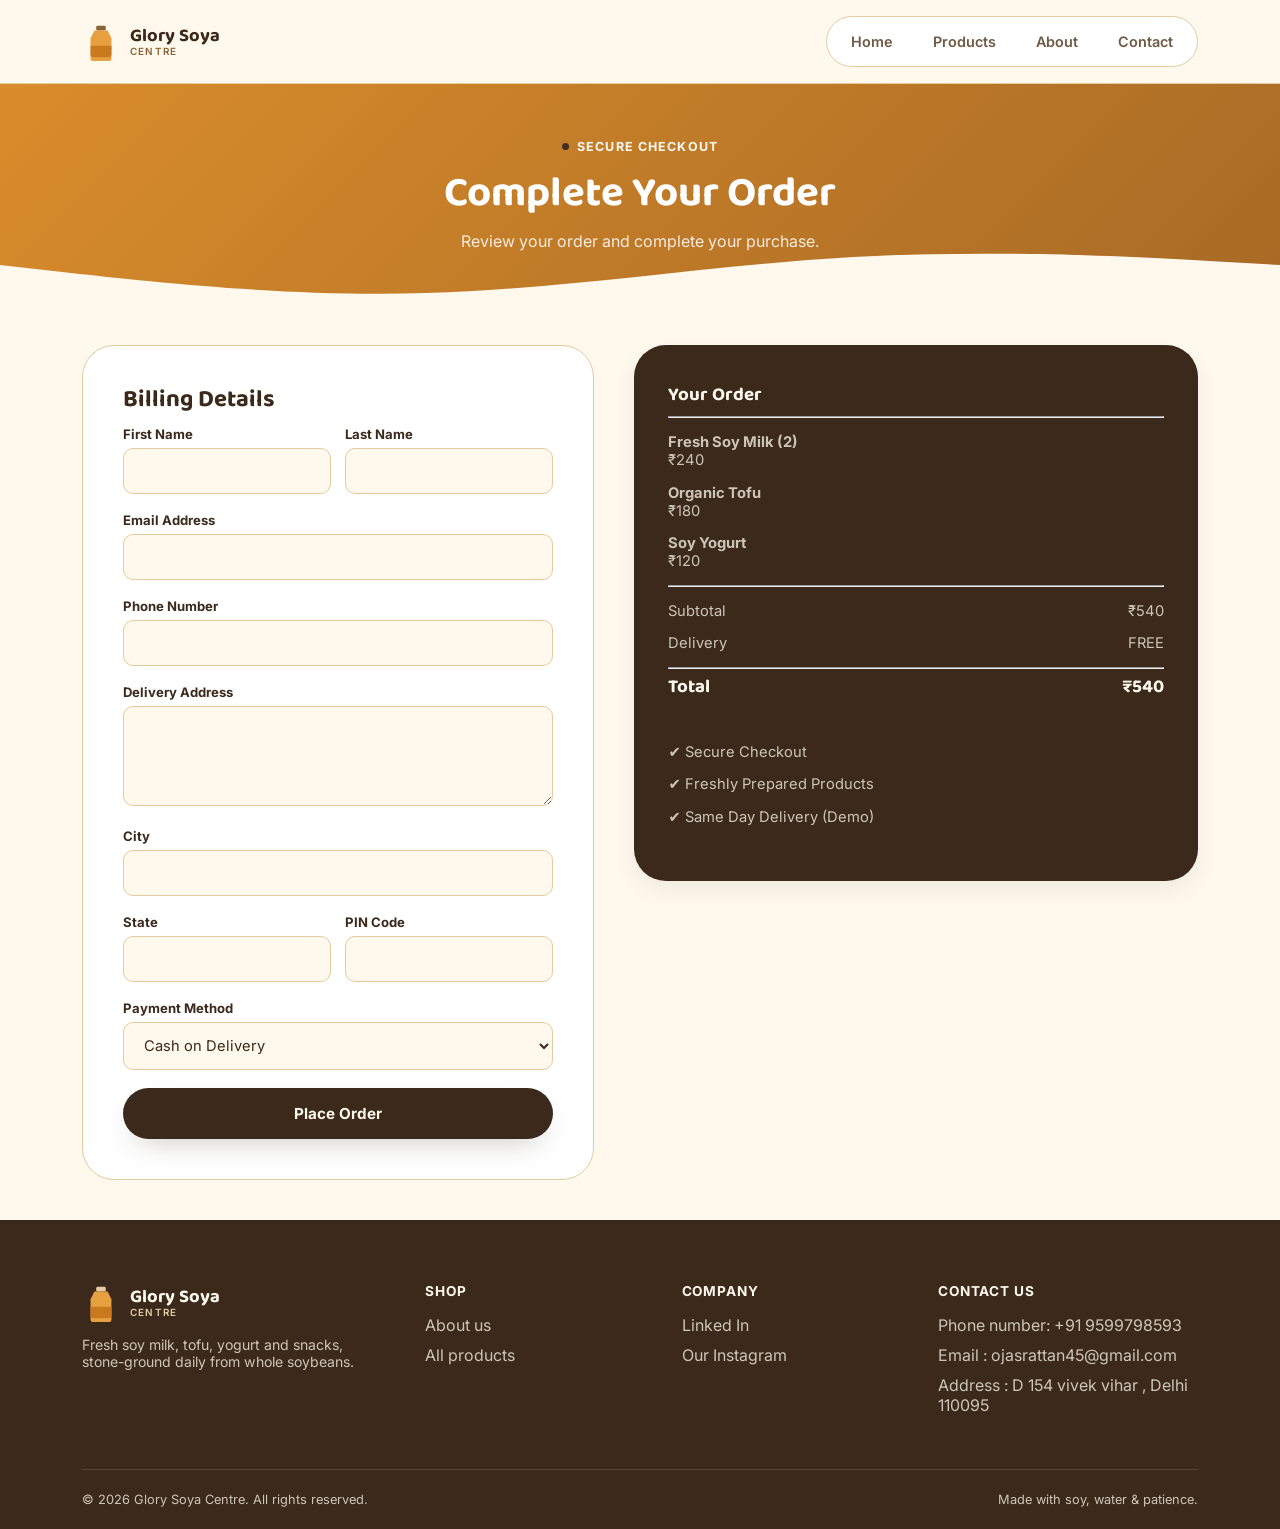
<file: checkout.html>
<!DOCTYPE html>
<html lang="en">

<head>
    <meta charset="UTF-8">
    <meta name="viewport" content="width=device-width, initial-scale=1.0">
    <title>Checkout | Glory Soya Centre</title>

    <link rel="stylesheet" href="style.css">
    <!-- Google tag (gtag.js) -->
<script async src="https://www.googletagmanager.com/gtag/js?id=G-SQKPM9QP4E"></script>
<script>
  window.dataLayer = window.dataLayer || [];
  function gtag(){dataLayer.push(arguments);}
  gtag('js', new Date());

  gtag('config', 'G-SQKPM9QP4E');
</script>
</head>

<body>

<!-- ================= HEADER ================= -->

<header class="site-header">
    <div class="header-inner">

        <a href="index.html" class="logo">

            <svg class="logo-mark" viewBox="0 0 40 40">
                <rect x="15" y="3" width="10" height="5" rx="1.5" fill="#8A6438"/>
                <path d="M13 8h14l4 8v21a3 3 0 0 1-3 3H12a3 3 0 0 1-3-3V16Z" fill="#E7A03F"/>
                <path d="M9 24h22v9a3 3 0 0 1-3 3H12a3 3 0 0 1-3-3Z" fill="#C97A1F"/>
            </svg>

            <span>
                Glory Soya
                <small>Centre</small>
            </span>
        </a>

        <nav class="main-nav">
            <a href="index.html">Home</a>
            <a href="allproduct.html">Products</a>
            <a href="about.html">About</a>
            <a href="contact.html">Contact</a>
        </nav>
    </div>
</header>

<!-- ================= PAGE HERO ================= -->
<section class="page-hero">
<div class="container">
<p class="eyebrow">Secure Checkout</p>
<h1>Complete Your Order</h1>

<p>
Review your order and complete your purchase.
</p>
</div>

<div class="hero-curve">
<svg viewBox="0 0 1440 120" preserveAspectRatio="none">
<path fill="#FFF8EC"
d="M0,64L80,74.7C160,85,320,107,480,101.3C640,96,800,64,960,53.3C1120,43,1280,53,1360,58.7L1440,64L1440,120L0,120Z"></path>
</svg>
</div>
</section>

<!-- ================= CHECKOUT ================= -->
<section>
<div class="container">
<div class="contact-grid">

<!-- Billing Details -->
<div class="contact-form-card">
<h2>Billing Details</h2>
<form>
<div class="field-row">

<div class="field">
<label>First Name</label>
<input type="text" required>
</div>

<div class="field">
<label>Last Name</label>
<input type="text" required>
</div>

</div>

<div class="field">
<label>Email Address</label>
<input type="email" required>
</div>

<div class="field">
<label>Phone Number</label>
<input type="tel" required>
</div>

<div class="field">
<label>Delivery Address</label>
<textarea rows="4"></textarea>
</div>

<div class="field">
<label>City</label>
<input type="text">
</div>

<div class="field-row">

<div class="field">
<label>State</label>
<input type="text">
</div>

<div class="field">
<label>PIN Code</label>
<input type="text">
</div>
</div>
<div class="field">

<label>Payment Method</label>
<select>

<option>Cash on Delivery</option>
<option>UPI</option>
<option>Credit Card</option>
<option>Debit Card</option>

</select>

</div>
<a href="thank.html" class="btn btn-primary btn-block">
Place Order

</a>
</form>
</div>

<!-- Order Summary -->
<div class="contact-info">
<h3>Your Order</h3>
<hr>
<p>
<strong>Fresh Soy Milk (2)</strong>
<br>
₹240
</p>
<p>
<strong>Organic Tofu</strong>
<br>
₹180
</p>
<p>
<strong>Soy Yogurt</strong>
<br>
₹120
</p>
<hr>
<p>
Subtotal
<span style="float:right;">₹540</span>
</p>
<p>
Delivery
<span style="float:right;">FREE</span>
</p>
<hr>
<h3>
Total
<span style="float:right;">₹540</span>

</h3>
<br>
<p>

✔ Secure Checkout

</p>
<p>

✔ Freshly Prepared Products

</p>
<p>

✔ Same Day Delivery (Demo)

</p>
</div>
</div>
</div>
</section>

<!-- ============ FOOTER ============ -->
<footer class="site-footer">
  <div class="container">
    <div class="footer-grid">
      <div class="footer-brand">
        <a href="index.html" class="logo">
          <svg class="logo-mark" viewBox="0 0 40 40"><rect x="15" y="3" width="10" height="5" rx="1.5" fill="#E4CBA0"/><path d="M13 8h14l4 8v21a3 3 0 0 1-3 3H12a3 3 0 0 1-3-3V16Z" fill="#E7A03F"/><path d="M9 24h22v9a3 3 0 0 1-3 3H12a3 3 0 0 1-3-3Z" fill="#C97A1F"/></svg>
          <span>Glory Soya<small style="color:#E4CBA0;">Centre</small></span>
        </a>
        <p>Fresh soy milk, tofu, yogurt and snacks, stone-ground daily from whole soybeans.</p>
      </div>
      <div>
        <h4>Shop</h4>
        <ul>
          <li><a href="about.html">About us</a></li>
          <li><a href="allproducts.html">All products</a></li>
        </ul>
      </div>
      <div>
        <h4>Company</h4>
        <ul>
          <li><a href="https://www.linkedin.com/in/ojas-rattan-959b70386/">Linked In</a></li>
          <li><a href="http://instagram.com/glorysoyacentre.in/">Our Instagram</a></li>
          <li></li>
        </ul>
      </div>
      <div>
        <h4>Contact Us</h4>
        <ul>
          <li>Phone number: +91 9599798593</li>
          <li>Email : ojasrattan45@gmail.com</li>
          <li>Address : D 154 vivek vihar , Delhi 110095</li>

        </ul>
      </div>
    </div>
    <div class="footer-bottom">
      <span>© 2026 Glory Soya Centre. All rights reserved.</span>
      <span>Made with soy, water &amp; patience.</span>
    </div>
  </div>
</footer>

<script src="java.js"></script>
</body>
</html>
</file>
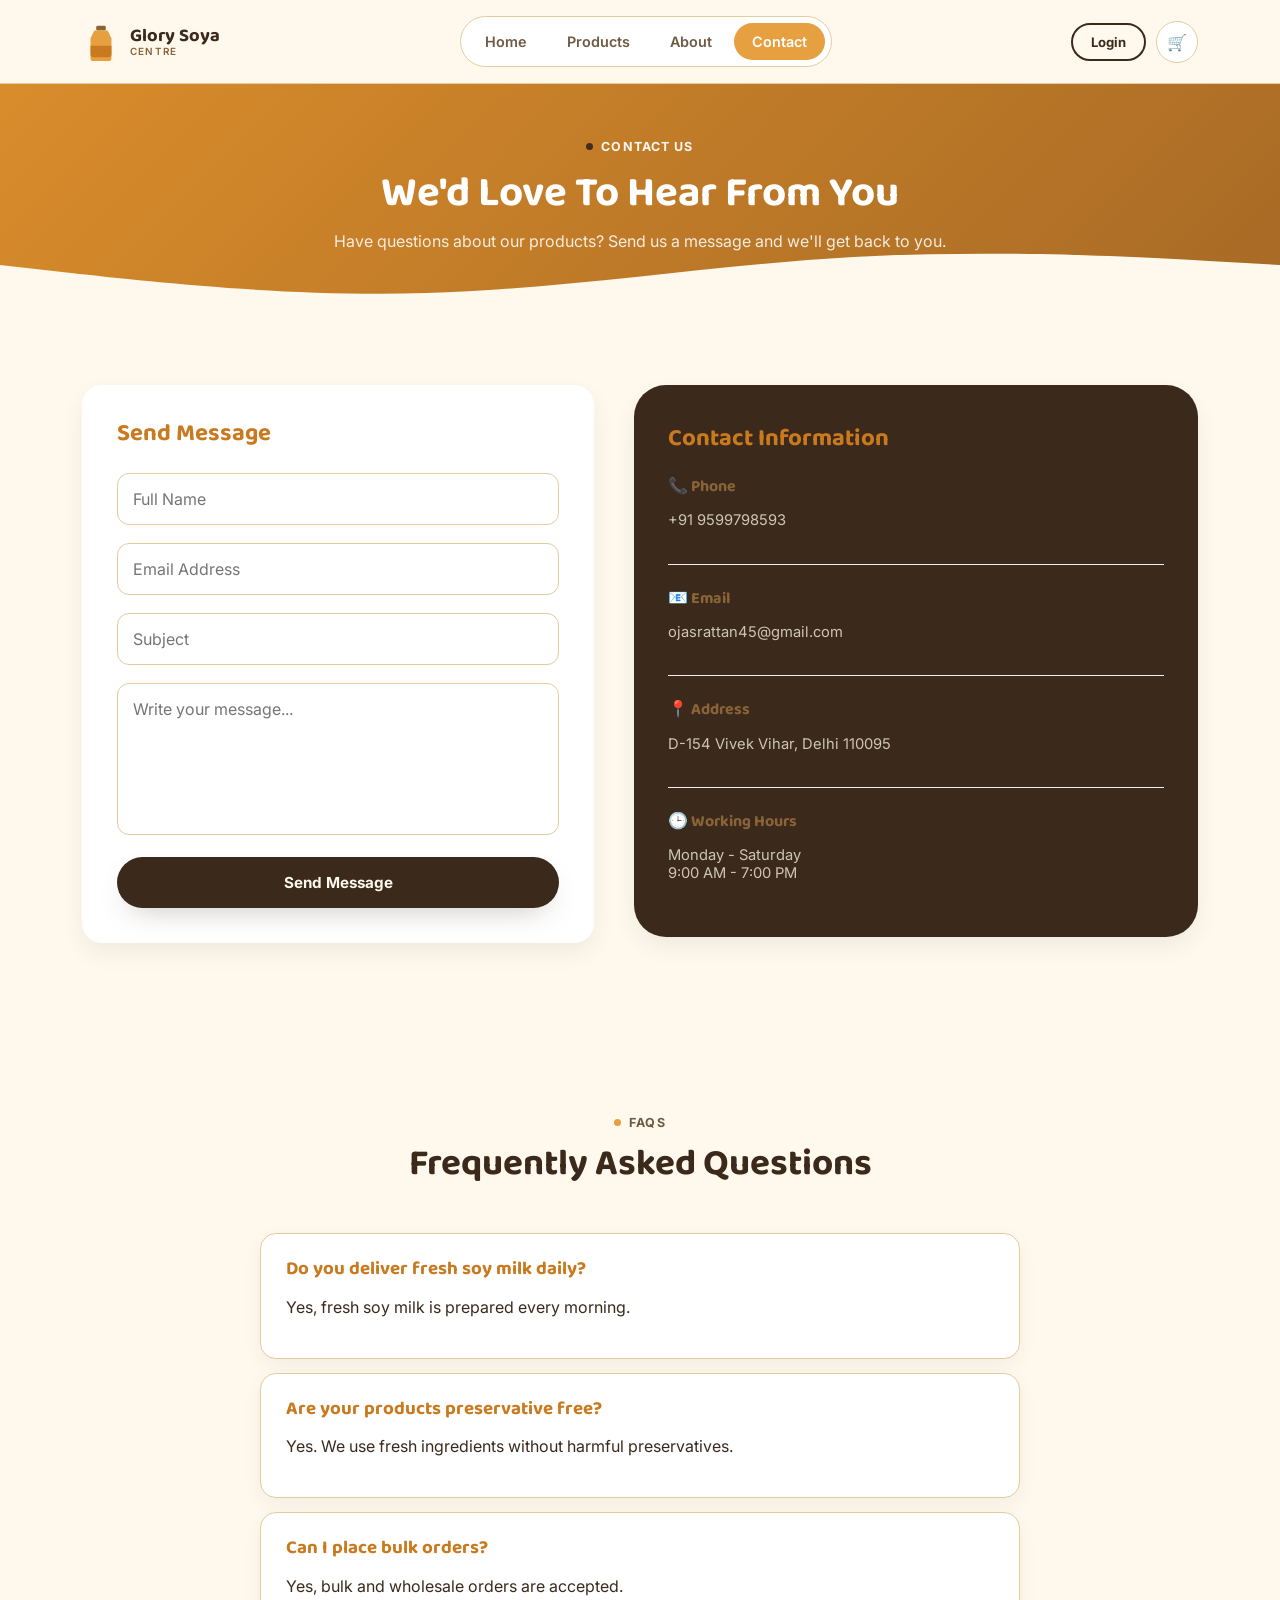
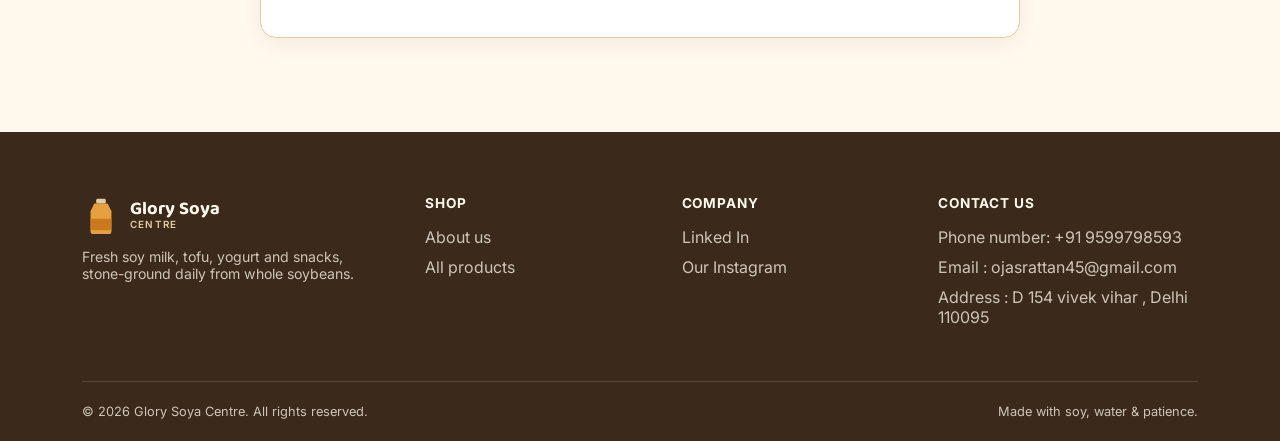
<file: contact.html>
<!DOCTYPE html>
<html lang="en">
<head>
<meta charset="UTF-8">
<meta name="viewport" content="width=device-width, initial-scale=1.0">
<title>Contact Us | Glory Soya Centre</title>
<link rel="stylesheet" href="style.css">
<!-- Google tag (gtag.js) -->
<script async src="https://www.googletagmanager.com/gtag/js?id=G-SQKPM9QP4E"></script>
<script>
  window.dataLayer = window.dataLayer || [];
  function gtag(){dataLayer.push(arguments);}
  gtag('js', new Date());

  gtag('config', 'G-SQKPM9QP4E');
</script>
  
</head>
<body>
<header class="site-header">
<div class="header-inner">
<a href="index.html" class="logo">

<svg class="logo-mark" viewBox="0 0 40 40">
<rect x="15" y="3" width="10" height="5" rx="1.5" fill="#8A6438"/>
<path d="M13 8h14l4 8v21a3 3 0 0 1-3 3H12a3 3 0 0 1-3-3V16Z" fill="#E7A03F"/>
<path d="M9 24h22v9a3 3 0 0 1-3 3H12a3 3 0 0 1-3-3Z" fill="#C97A1F"/>
</svg>

<span>Glory Soya<small>Centre</small></span>

</a>

<nav class="main-nav">
<a href="index.html">Home</a>
<a href="allproducts.html">Products</a>
<a href="about.html">About</a>
<a href="contact.html" class="active">Contact</a>
</nav>

<div class="header-actions">
<a href="login.html" class="btn btn-outline btn-sm">
Login
</a>

<a href="cart.html" class="icon-btn">🛒</a>
</div>
</div>
</header>

<section class="page-hero">
<div class="container">
<p class="eyebrow">
CONTACT US
</p>
<h1>We'd Love To Hear From You</h1>

<p>

Have questions about our products?

Send us a message and we'll get back to you.

</p>

</div>

<div class="hero-curve">

<svg viewBox="0 0 1440 120" preserveAspectRatio="none">

<path fill="#FFF8EC"

d="M0,64L80,74.7C160,85,320,107,480,101.3C640,96,800,64,960,53.3C1120,43,1280,53,1360,58.7L1440,64L1440,120L0,120Z">

</path>

</svg>

</div>

</section>

<!-- CONTACT -->

<section class="contact-section">

<div class="container contact-grid">

<div class="contact-form">

<h2>Send Message</h2>

<form>

<input type="text" placeholder="Full Name" required>

<input type="email" placeholder="Email Address" required>

<input type="text" placeholder="Subject">

<textarea rows="6" placeholder="Write your message..."></textarea>

<button class="btn btn-primary">

Send Message

</button>

</form>

</div>

<div class="contact-info">

<h2>Contact Information</h2>

<div class="info-box">

<h4>📞 Phone</h4>

<p>+91 9599798593</p>

</div>

<div class="info-box">

<h4>📧 Email</h4>

<p>ojasrattan45@gmail.com</p>

</div>

<div class="info-box">

<h4>📍 Address</h4>

<p>D-154 Vivek Vihar, Delhi 110095</p>

</div>

<div class="info-box">

<h4>🕒 Working Hours</h4>

<p>Monday - Saturday<br>9:00 AM - 7:00 PM</p>

</div>

</div>

</div>

</section>

<!-- FAQ -->

<section class="faq-section">

<div class="container">

<div class="section-head">

<p class="eyebrow">

FAQs

</p>

<h2>Frequently Asked Questions</h2>

</div>

<div class="faq-list">

<div class="faq-item">

<h3>Do you deliver fresh soy milk daily?</h3>

<p>Yes, fresh soy milk is prepared every morning.</p>

</div>

<div class="faq-item">

<h3>Are your products preservative free?</h3>

<p>Yes. We use fresh ingredients without harmful preservatives.</p>

</div>

<div class="faq-item">

<h3>Can I place bulk orders?</h3>

<p>Yes, bulk and wholesale orders are accepted.</p>

</div>

</div>

</div>

</section>
<!-- ============ FOOTER ============ -->
<footer class="site-footer">
  <div class="container">
    <div class="footer-grid">
      <div class="footer-brand">
        <a href="index.html" class="logo">
          <svg class="logo-mark" viewBox="0 0 40 40"><rect x="15" y="3" width="10" height="5" rx="1.5" fill="#E4CBA0"/><path d="M13 8h14l4 8v21a3 3 0 0 1-3 3H12a3 3 0 0 1-3-3V16Z" fill="#E7A03F"/><path d="M9 24h22v9a3 3 0 0 1-3 3H12a3 3 0 0 1-3-3Z" fill="#C97A1F"/></svg>
          <span>Glory Soya<small style="color:#E4CBA0;">Centre</small></span>
        </a>
        <p>Fresh soy milk, tofu, yogurt and snacks, stone-ground daily from whole soybeans.</p>
      </div>
      <div>
        <h4>Shop</h4>
        <ul>
          <li><a href="about.html">About us</a></li>
          <li><a href="allproduct.html">All products</a></li>
        </ul>
      </div>
      <div>
        <h4>Company</h4>
        <ul>
          <li><a href="https://www.linkedin.com/in/ojas-rattan-959b70386/">Linked In</a></li>
          <li><a href="http://instagram.com/glorysoyacentre.in/">Our Instagram</a></li>
          <li></li>
        </ul>
      </div>
      <div>
        <h4>Contact Us</h4>
        <ul>
          <li>Phone number: +91 9599798593</li>
          <li>Email : ojasrattan45@gmail.com</li>
          <li>Address : D 154 vivek vihar , Delhi 110095</li>

        </ul>
      </div>
    </div>
    <div class="footer-bottom">
      <span>© 2026 Glory Soya Centre. All rights reserved.</span>
      <span>Made with soy, water &amp; patience.</span>
    </div>
  </div>
</footer>

<script src="java.js"></script>

</body>
</html>
</file>
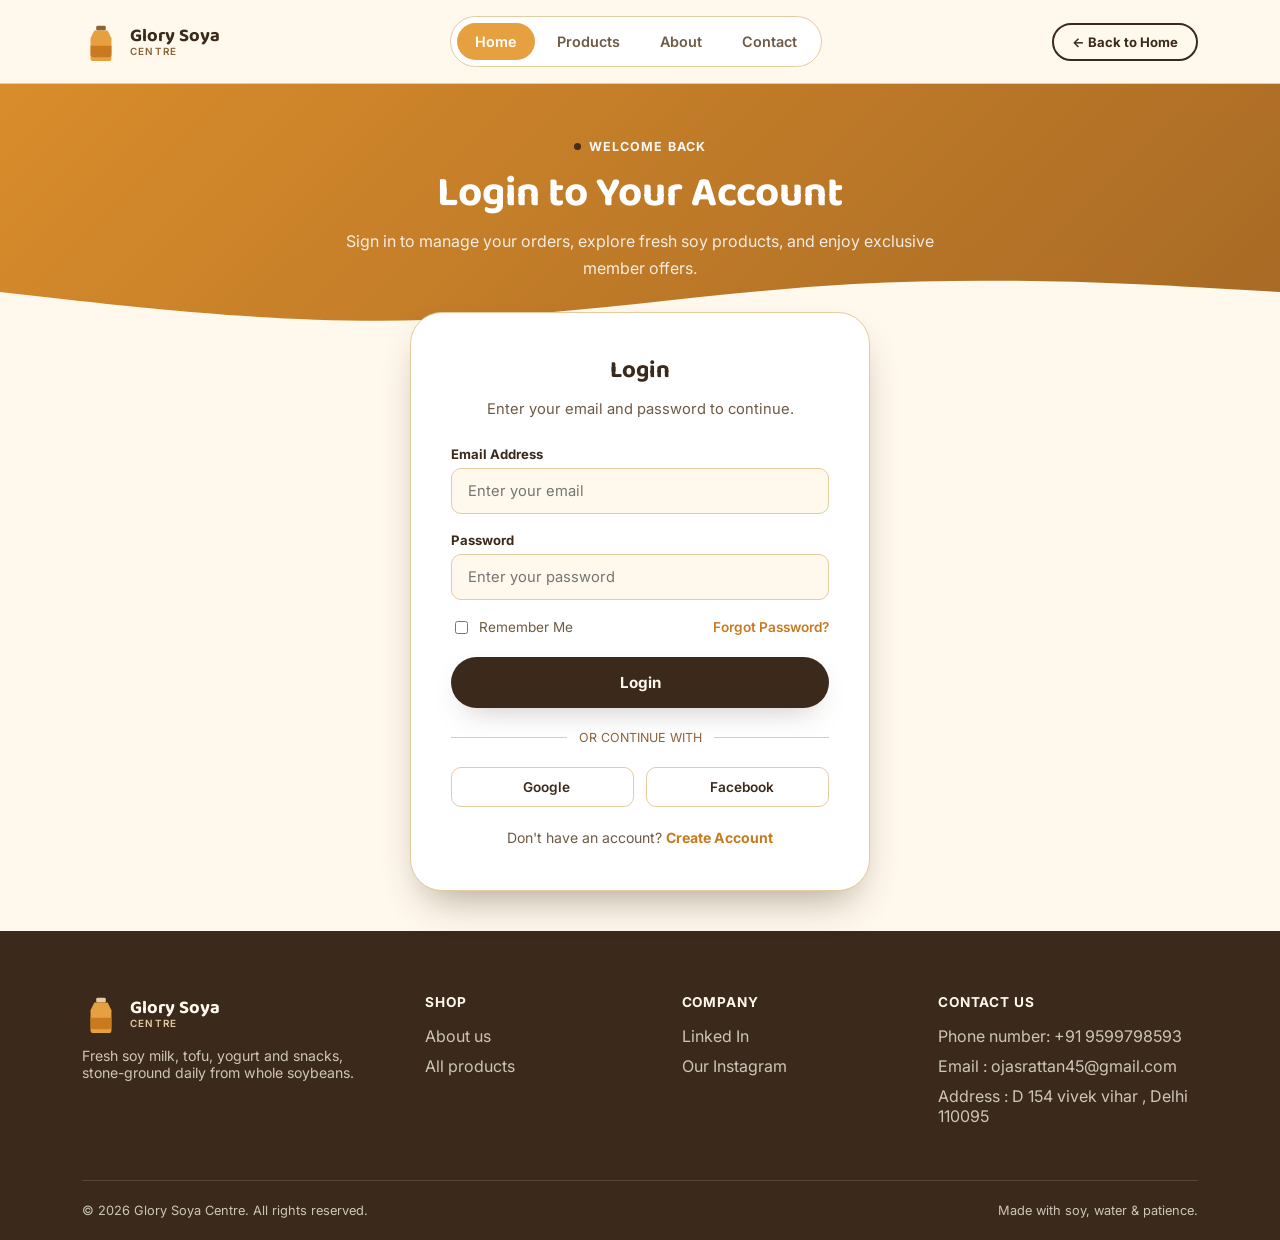
<file: login.html>
<!DOCTYPE html>
<html lang="en">
    <head>
    <!-- Google tag (gtag.js) -->
<script async src="https://www.googletagmanager.com/gtag/js?id=G-SQKPM9QP4E"></script>
<script>
  window.dataLayer = window.dataLayer || [];
  function gtag(){dataLayer.push(arguments);}
  gtag('js', new Date());

  gtag('config', 'G-SQKPM9QP4E');
</script>
</head>
<header class="site-header">
    <link rel="stylesheet" href="style.css">
    <div class="header-inner">
        <!-- Logo -->
        <a href="index.html" class="logo">

            <svg class="logo-mark" viewBox="0 0 40 40" xmlns="http://www.w3.org/2000/svg">
                <rect x="15" y="3" width="10" height="5" rx="1.5" fill="#8A6438"/>
                <path d="M13 8h14l4 8v21a3 3 0 0 1-3 3H12a3 3 0 0 1-3-3V16Z" fill="#E7A03F"/>
                <path d="M9 24h22v9a3 3 0 0 1-3 3H12a3 3 0 0 1-3-3Z" fill="#C97A1F"/>
            </svg>

            <span>
                Glory Soya
                <small>Centre</small>
            </span>
        </a>
        <nav class="main-nav" aria-label="Primary">
      <a href="index.html" class="active">Home</a>
      <a href="allproducts.html">Products</a>
      <a href="about.html">About</a>
      <a href="contact.html">Contact</a>
    </nav>
        <div class="header-actions">
            <a href="index.html" class="btn btn-outline btn-sm">
                ← Back to Home
            </a>
        </div>
    </div>
</header>
<section class="page-hero">
    <div class="container">
        <p class="eyebrow">
            Welcome Back
        </p>
        <h1>Login to Your Account</h1>
        <p>
            Sign in to manage your orders, explore fresh soy products,
            and enjoy exclusive member offers.
        </p>
    </div>

    <div class="hero-curve">
        <svg viewBox="0 0 1440 120" preserveAspectRatio="none">
            <path fill="#FFF8EC"
                d="M0,64L80,74.7C160,85,320,107,480,101.3C640,96,800,64,960,53.3C1120,43,1280,53,1360,58.7L1440,64L1440,120L0,120Z">
            </path>
        </svg>
    </div>
</section>

<body>
<!-- ================= LOGIN FORM ================= -->

<section>
    <div class="auth-wrap">
        <h2>Login</h2>
    <p class="sub">
        Enter your email and password to continue.
    </p>

<form>
<div class="field">
<label>Email Address</label>
<input
type="email"
placeholder="Enter your email"
required>

</div>
<div class="field">
<label>Password</label>
<input
type="password"
placeholder="Enter your password"
required>

</div>
<div class="check-row">
<label>
<input type="checkbox">

Remember Me
</label>

<a href="#">Forgot Password?</a>
</div>
<button class="btn btn-primary btn-block">
Login
</button>
<div class="divider-text">

OR CONTINUE WITH
</div>
<div class="social-row">
<button type="button" class="social-btn">
<i class="fab fa-google"></i>

Google
</button>
<button type="button" class="social-btn">
<i class="fab fa-facebook-f"></i>

Facebook

</button>
</div>
<div class="auth-foot">

Don't have an account?

<a href="signin.html">Create Account</a>

</div>
</form>
</div>
</section>
<!-- ============ FOOTER ============ -->
<footer class="site-footer">
  <div class="container">
    <div class="footer-grid">
      <div class="footer-brand">
        <a href="index.html" class="logo">
          <svg class="logo-mark" viewBox="0 0 40 40"><rect x="15" y="3" width="10" height="5" rx="1.5" fill="#E4CBA0"/><path d="M13 8h14l4 8v21a3 3 0 0 1-3 3H12a3 3 0 0 1-3-3V16Z" fill="#E7A03F"/><path d="M9 24h22v9a3 3 0 0 1-3 3H12a3 3 0 0 1-3-3Z" fill="#C97A1F"/></svg>
          <span>Glory Soya<small style="color:#E4CBA0;">Centre</small></span>
        </a>
        <p>Fresh soy milk, tofu, yogurt and snacks, stone-ground daily from whole soybeans.</p>
      </div>
      <div>
        <h4>Shop</h4>
        <ul>
          <li><a href="about.html">About us</a></li>
          <li><a href="allproduct.html">All products</a></li>
        </ul>
      </div>
      <div>
        <h4>Company</h4>
        <ul>
          <li><a href="https://www.linkedin.com/in/ojas-rattan-959b70386/">Linked In</a></li>
          <li><a href="http://instagram.com/glorysoyacentre.in/">Our Instagram</a></li>
          <li></li>
        </ul>
      </div>
      <div>
        <h4>Contact Us</h4>
        <ul>
          <li>Phone number: +91 9599798593</li>
          <li>Email : ojasrattan45@gmail.com</li>
          <li>Address : D 154 vivek vihar , Delhi 110095</li>

        </ul>
      </div>
    </div>
    <div class="footer-bottom">
      <span>© 2026 Glory Soya Centre. All rights reserved.</span>
      <span>Made with soy, water &amp; patience.</span>
    </div>
  </div>
</footer>

<script src="java.js"></script>
</body>
</html>
</file>
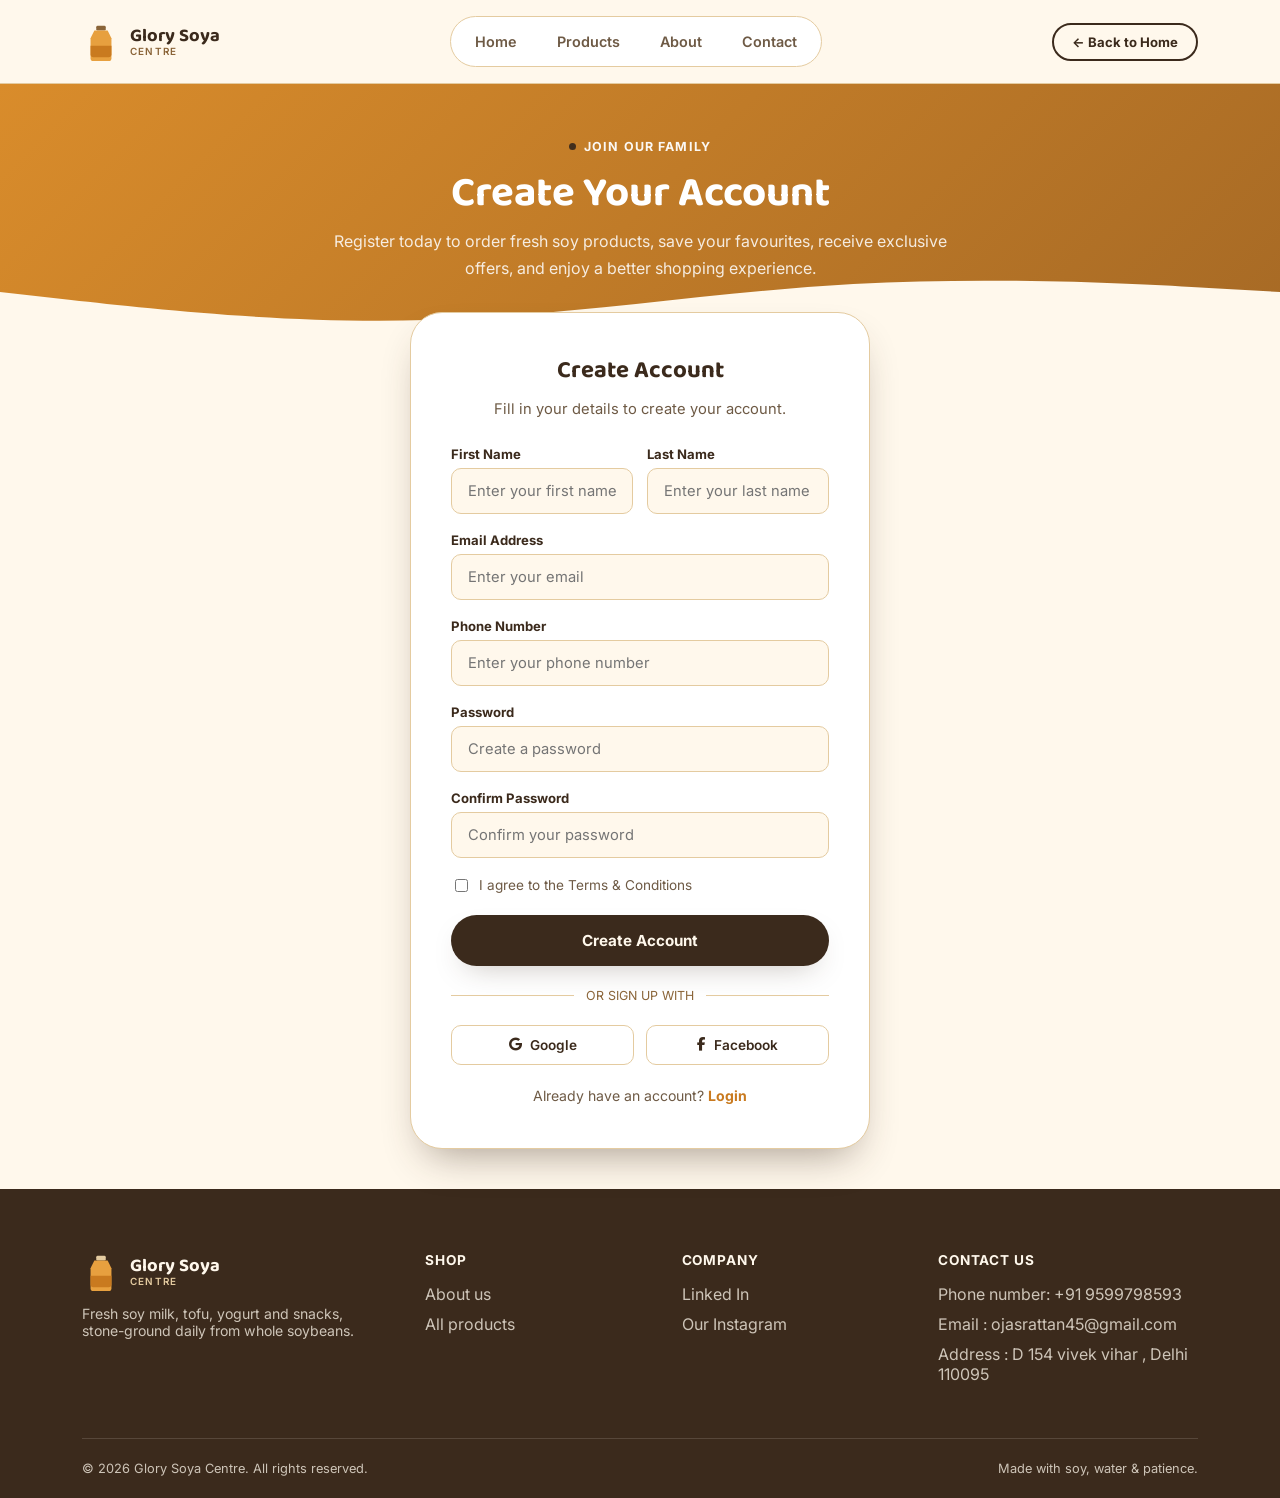
<file: signin.html>
<!DOCTYPE html>
<html lang="en">

<head>
    <meta charset="UTF-8">
    <meta name="viewport" content="width=device-width, initial-scale=1.0">
    <title>Sign Up | Glory Soya Centre</title>

    <link rel="stylesheet" href="style.css">

    <!-- Font Awesome -->
    <link rel="stylesheet"
        href="https://cdnjs.cloudflare.com/ajax/libs/font-awesome/6.6.0/css/all.min.css">
    <!-- Google tag (gtag.js) -->
<script async src="https://www.googletagmanager.com/gtag/js?id=G-SQKPM9QP4E"></script>
<script>
  window.dataLayer = window.dataLayer || [];
  function gtag(){dataLayer.push(arguments);}
  gtag('js', new Date());

  gtag('config', 'G-SQKPM9QP4E');
</script>
</head>
<body>
    <header class="site-header">
        <div class="header-inner">
            <a href="index.html" class="logo">
                <svg class="logo-mark" viewBox="0 0 40 40" xmlns="http://www.w3.org/2000/svg">
                    <rect x="15" y="3" width="10" height="5" rx="1.5" fill="#8A6438"/>
                    <path d="M13 8h14l4 8v21a3 3 0 0 1-3 3H12a3 3 0 0 1-3-3V16Z" fill="#E7A03F"/>
                    <path d="M9 24h22v9a3 3 0 0 1-3 3H12a3 3 0 0 1-3-3Z" fill="#C97A1F"/>
                </svg>

                <span>
                    Glory Soya
                    <small>Centre</small>
                </span>

            </a>

            <nav class="main-nav">
                <a href="index.html">Home</a>
                <a href="allproduct.html">Products</a>
                <a href="about.html">About</a>
                <a href="contact.html">Contact</a>
            </nav>

            <div class="header-actions">
            <a href="index.html" class="btn btn-outline btn-sm">
                ← Back to Home
            </a>
        </div>
        </div>
    </header>

    <section class="page-hero">
        <div class="container">
            <p class="eyebrow">
                Join Our Family
            </p>

            <h1>Create Your Account</h1>

            <p>
                Register today to order fresh soy products, save your favourites,
                receive exclusive offers, and enjoy a better shopping experience.
            </p>

        </div>
        <div class="hero-curve">
            <svg viewBox="0 0 1440 120" preserveAspectRatio="none">
                <path fill="#FFF8EC"
                    d="M0,64L80,74.7C160,85,320,107,480,101.3C640,96,800,64,960,53.3C1120,43,1280,53,1360,58.7L1440,64L1440,120L0,120Z">
                </path>

            </svg>
        </div>
    </section>

    <section>
        <div class="auth-wrap">
            <h2>Create Account</h2>
            <p class="sub">
                Fill in your details to create your account.
            </p>

            <form>
                <div class="field-row">
                    <div class="field">
                        <label>First Name</label>
                        <input
                            type="text"
                            placeholder="Enter your first name"
                            required>
                    </div>
                    <div class="field">
                        <label>Last Name</label>
                        <input
                            type="text"
                            placeholder="Enter your last name"
                            required>

                    </div>
                </div>
                <div class="field">
                    <label>Email Address</label>

                    <input
                        type="email"
                        placeholder="Enter your email"
                        required>

                </div>
                <div class="field">

                    <label>Phone Number</label>

                    <input
                        type="tel"
                        placeholder="Enter your phone number"
                        required>

                </div>
                <div class="field">
                    <label>Password</label>
                    <input
                        type="password"
                        placeholder="Create a password"
                        required>

                </div>

                <div class="field">

                    <label>Confirm Password</label>

                    <input
                        type="password"
                        placeholder="Confirm your password"
                        required>

                </div>
                <div class="check-row">

                    <label>
                        <input type="checkbox" required>
                        I agree to the Terms & Conditions
                    </label>
                </div>
                <button class="btn btn-primary btn-block">

                    Create Account

                </button>
                <div class="divider-text">

                    OR SIGN UP WITH

                </div>
                <div class="social-row">

                    <button type="button" class="social-btn">

                        <i class="fab fa-google"></i>

                        Google

                    </button>
                    <button type="button" class="social-btn">
                        <i class="fab fa-facebook-f"></i>
                        Facebook
                    </button>
                </div>
                <div class="auth-foot">
                    Already have an account?
                    <a href="login.html">Login</a>
                </div>
            </form>
        </div>
    </section>


    <!-- ============ FOOTER ============ -->
<footer class="site-footer">
  <div class="container">
    <div class="footer-grid">
      <div class="footer-brand">
        <a href="index.html" class="logo">
          <svg class="logo-mark" viewBox="0 0 40 40"><rect x="15" y="3" width="10" height="5" rx="1.5" fill="#E4CBA0"/><path d="M13 8h14l4 8v21a3 3 0 0 1-3 3H12a3 3 0 0 1-3-3V16Z" fill="#E7A03F"/><path d="M9 24h22v9a3 3 0 0 1-3 3H12a3 3 0 0 1-3-3Z" fill="#C97A1F"/></svg>
          <span>Glory Soya<small style="color:#E4CBA0;">Centre</small></span>
        </a>
        <p>Fresh soy milk, tofu, yogurt and snacks, stone-ground daily from whole soybeans.</p>
      </div>
      <div>
        <h4>Shop</h4>
        <ul>
          <li><a href="about.html">About us</a></li>
          <li><a href="allproduct.html">All products</a></li>
        </ul>
      </div>
      <div>
        <h4>Company</h4>
        <ul>
          <li><a href="https://www.linkedin.com/in/ojas-rattan-959b70386/">Linked In</a></li>
          <li><a href="http://instagram.com/glorysoyacentre.in/">Our Instagram</a></li>
          <li></li>
        </ul>
      </div>
      <div>
        <h4>Contact Us</h4>
        <ul>
          <li>Phone number: +91 9599798593</li>
          <li>Email : ojasrattan45@gmail.com</li>
          <li>Address : D 154 vivek vihar , Delhi 110095</li>

        </ul>
      </div>
    </div>
    <div class="footer-bottom">
      <span>© 2026 Glory Soya Centre. All rights reserved.</span>
      <span>Made with soy, water &amp; patience.</span>
    </div>
  </div>
</footer>

</body>

</html>
</file>
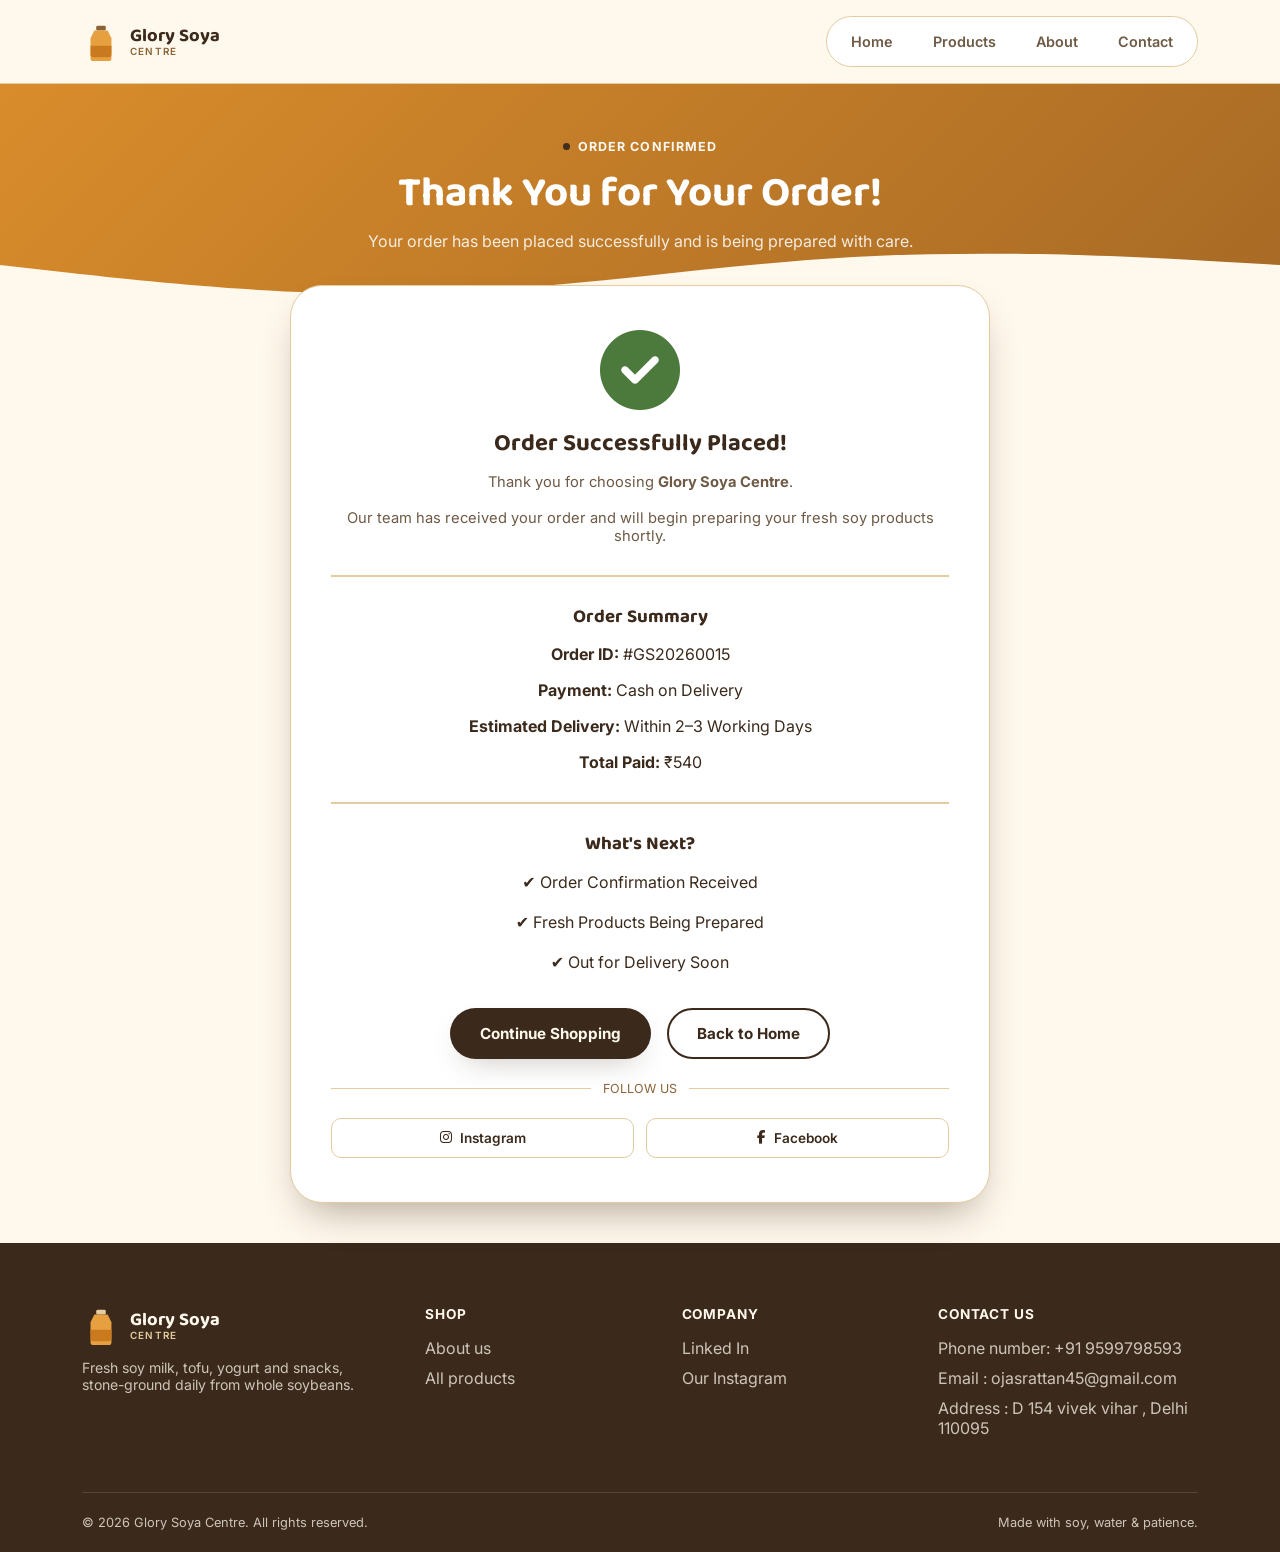
<file: thank.html>
<!DOCTYPE html>
<html lang="en">

<head>
    <meta charset="UTF-8">
    <meta name="viewport" content="width=device-width, initial-scale=1.0">
    <title>Order Successful | Glory Soya Centre</title>

    <link rel="stylesheet" href="style.css">

    <link rel="stylesheet"
        href="https://cdnjs.cloudflare.com/ajax/libs/font-awesome/6.6.0/css/all.min.css">
    <!-- Google tag (gtag.js) -->
<script async src="https://www.googletagmanager.com/gtag/js?id=G-SQKPM9QP4E"></script>
<script>
  window.dataLayer = window.dataLayer || [];
  function gtag(){dataLayer.push(arguments);}
  gtag('js', new Date());

  gtag('config', 'G-SQKPM9QP4E');
</script>
</head>
<body>

<!-- ================= HEADER ================= -->

<header class="site-header">
    <div class="header-inner">
        <a href="index.html" class="logo">
            <svg class="logo-mark" viewBox="0 0 40 40">
                <rect x="15" y="3" width="10" height="5" rx="1.5" fill="#8A6438"/>
                <path d="M13 8h14l4 8v21a3 3 0 0 1-3 3H12a3 3 0 0 1-3-3V16Z" fill="#E7A03F"/>
                <path d="M9 24h22v9a3 3 0 0 1-3 3H12a3 3 0 0 1-3-3Z" fill="#C97A1F"/>
            </svg>
            <span>
                Glory Soya
                <small>Centre</small>
            </span>

        </a>

        <nav class="main-nav">
            <a href="index.html">Home</a>
            <a href="allproduct.html">Products</a>
            <a href="about.html">About</a>
            <a href="contact.html">Contact</a>

        </nav>

    </div>

</header>

<!-- ================= HERO ================= -->

<section class="page-hero">
    <div class="container">
      <p class="eyebrow">Order Confirmed</p>
        <h1>Thank You for Your Order!</h1>
        <p>
            Your order has been placed successfully and is being prepared with care.
        </p>
    </div>

    <div class="hero-curve">
        <svg viewBox="0 0 1440 120" preserveAspectRatio="none">
            <path fill="#FFF8EC"
                d="M0,64L80,74.7C160,85,320,107,480,101.3C640,96,800,64,960,53.3C1120,43,1280,53,1360,58.7L1440,64L1440,120L0,120Z">
            </path>

        </svg>
    </div>
</section>

<!-- ================= SUCCESS CARD ================= -->

<section>
    <div class="auth-wrap" style="max-width:700px; text-align:center;">
        <i class="fas fa-circle-check"
            style="font-size:80px; color:var(--ok); margin-bottom:20px;">
        </i>
        <h2>Order Successfully Placed!</h2>

        <p class="sub">
            Thank you for choosing <strong>Glory Soya Centre</strong>.
            <br><br>
            Our team has received your order and will begin preparing your fresh soy products shortly.
        </p>

        <hr style="margin:30px 0; border:1px solid var(--bean-line);">
        <h3>Order Summary</h3>
        <p><strong>Order ID:</strong> #GS20260015</p>
        <p><strong>Payment:</strong> Cash on Delivery</p>
        <p><strong>Estimated Delivery:</strong> Within 2–3 Working Days</p>
        <p><strong>Total Paid:</strong> ₹540</p>

        <hr style="margin:30px 0; border:1px solid var(--bean-line);">
        <h3>What's Next?</h3>
        <p>
            ✔ Order Confirmation Received
            <br><br>
            ✔ Fresh Products Being Prepared
            <br><br>
            ✔ Out for Delivery Soon
        </p>
        <br>

        <a href="allproduct.html" class="btn btn-primary">
            Continue Shopping
        </a>

        &nbsp;&nbsp;

        <a href="index.html" class="btn btn-outline">
            Back to Home
        </a>

        <div class="divider-text">
            FOLLOW US
        </div>

        <div class="social-row">
            <button class="social-btn">
                <i class="fab fa-instagram"></i>

                Instagram
            </button>

            <button class="social-btn">
                <i class="fab fa-facebook-f"></i>
                Facebook
            </button>
        </div>
    </div>
</section>

<!-- ============ FOOTER ============ -->
<footer class="site-footer">
  <div class="container">
    <div class="footer-grid">
      <div class="footer-brand">
        <a href="index.html" class="logo">
          <svg class="logo-mark" viewBox="0 0 40 40"><rect x="15" y="3" width="10" height="5" rx="1.5" fill="#E4CBA0"/><path d="M13 8h14l4 8v21a3 3 0 0 1-3 3H12a3 3 0 0 1-3-3V16Z" fill="#E7A03F"/><path d="M9 24h22v9a3 3 0 0 1-3 3H12a3 3 0 0 1-3-3Z" fill="#C97A1F"/></svg>
          <span>Glory Soya<small style="color:#E4CBA0;">Centre</small></span>
        </a>
        <p>Fresh soy milk, tofu, yogurt and snacks, stone-ground daily from whole soybeans.</p>
      </div>
      <div>
        <h4>Shop</h4>
        <ul>
          <li><a href="about.html">About us</a></li>
          <li><a href="allproduct.html">All products</a></li>
        </ul>
      </div>
      <div>
        <h4>Company</h4>
        <ul>
          <li><a href="https://www.linkedin.com/in/ojas-rattan-959b70386/">Linked In</a></li>
          <li><a href="http://instagram.com/glorysoyacentre.in/">Our Instagram</a></li>
          <li></li>
        </ul>
      </div>
      <div>
        <h4>Contact Us</h4>
        <ul>
          <li>Phone number: +91 9599798593</li>
          <li>Email : ojasrattan45@gmail.com</li>
          <li>Address : D 154 vivek vihar , Delhi 110095</li>

        </ul>
      </div>
    </div>
    <div class="footer-bottom">
      <span>© 2026 Glory Soya Centre. All rights reserved.</span>
      <span>Made with soy, water &amp; patience.</span>
    </div>
  </div>
</footer>

<script src="java.js"></script>
</body>
</html>
</file>
<file: style.css>
@import url('https://fonts.googleapis.com/css2?family=Baloo+2:wght@500;600;700;800&family=Inter:wght@400;500;600;700&display=swap');
 
:root{
  --clay:        #E7A03F;
  --clay-deep:   #C97A1F;
  --clay-shadow: #9C5C15;
  --cream:       #FFF8EC;
  --cream-2:     #FCEBCF;
  --cocoa:       #3B2A1C;
  --cocoa-soft:  #6E5A45;
  --bean:        #8A6438;
  --bean-line:   #E4CBA0;
  --white:       #FFFFFF;
  --ok:          #4C7A3D;
 
  --radius-xl: 32px;
  --radius-lg: 24px;
  --radius-md: 16px;
  --radius-sm: 10px;
 
  --font-display: 'Baloo 2', system-ui, sans-serif;
  --font-body: 'Inter', system-ui, sans-serif;
 
  --shadow-soft: 0 12px 30px -14px rgba(59,42,28,0.35);
  --shadow-lift: 0 20px 40px -16px rgba(59,42,28,0.45);
}
 
*, *::before, *::after{ box-sizing: border-box; }
 
html{ scroll-behavior: smooth; }
 
@media (prefers-reduced-motion: reduce){
  html{ scroll-behavior: auto; }
  *{ animation-duration: 0.001ms !important; transition-duration: 0.001ms !important; }
}
 
body{
  margin:0;
  font-family: var(--font-body);
  color: var(--cocoa);
  background: var(--cream);
  -webkit-font-smoothing: antialiased;
}
 
img{ max-width:100%; display:block; }
a{ color:inherit; text-decoration:none; }
ul{ margin:0; padding:0; list-style:none; }
button{ font-family:inherit; cursor:pointer; }
input, textarea, select{ font-family:inherit; }
 
h1,h2,h3,h4{
  font-family: var(--font-display);
  color: var(--cocoa);
  margin:0 0 .5em;
  line-height:1.15;
}
 
.eyebrow{
  display:inline-flex;
  align-items:center;
  gap:8px;
  font-size:.78rem;
  font-weight:700;
  letter-spacing:.09em;
  text-transform:uppercase;
  color: var(--clay-deep);
}
.eyebrow::before{
  content:"";
  width:7px; height:7px;
  border-radius:50%;
  background: var(--clay);
}
 
.container{
  max-width: 1180px;
  margin: 0 auto;
  padding: 0 32px;
}
 
:focus-visible{
  outline: 3px solid var(--clay-deep);
  outline-offset: 3px;
  border-radius: 4px;
}
.btn{
  display:inline-flex;
  align-items:center;
  justify-content:center;
  gap:8px;
  padding: 14px 28px;
  border-radius: 999px;
  font-weight:700;
  font-size: .95rem;
  border: 2px solid transparent;
  transition: transform .15s ease, box-shadow .15s ease, background .15s ease, color .15s ease;
  white-space:nowrap;
}
.btn:active{ transform: translateY(1px) scale(.98); }
 
.btn-primary{
  background: var(--cocoa);
  color: var(--cream);
  box-shadow: var(--shadow-soft);
}
.btn-primary:hover{ background:#2b1e13; box-shadow: var(--shadow-lift); transform: translateY(-2px); }
 
.btn-light{
  background: var(--white);
  color: var(--clay-deep);
}
.btn-light:hover{ background: var(--cream-2); transform: translateY(-2px); }
 
.btn-outline{
  background: transparent;
  border-color: var(--cocoa);
  color: var(--cocoa);
}
.btn-outline:hover{ background: var(--cocoa); color: var(--cream); }
 
.btn-block{ width:100%; }
.btn-sm{ padding: 9px 18px; font-size:.82rem; }
 
.site-header{
  position: sticky;
  top:0;
  z-index: 50;
  background: rgba(255,248,236,0.92);
  backdrop-filter: blur(8px);
  border-bottom: 1px solid var(--bean-line);
}
.header-inner{
  display:flex;
  align-items:center;
  justify-content:space-between;
  padding: 16px 32px;
  max-width: 1180px;
  margin:0 auto;
  gap: 24px;
}
.logo{
  display:flex;
  align-items:center;
  gap:10px;
  font-family: var(--font-display);
  font-weight:700;
  font-size:1.15rem;
  color: var(--cocoa);
  flex-shrink:0;
}
.logo .logo-mark{
  width:38px; height:38px;
  flex-shrink:0;
}
.logo span{ display:block; line-height:1.1; }
.logo small{
  display:block;
  font-family: var(--font-body);
  font-weight:600;
  font-size:.62rem;
  letter-spacing:.12em;
  text-transform:uppercase;
  color: var(--bean);
}
 
.main-nav{
  display:flex;
  align-items:center;
  gap: 4px;
  background: var(--white);
  border-radius: 999px;
  padding: 6px;
  border: 1px solid var(--bean-line);
}
.main-nav a{
  padding: 10px 18px;
  border-radius: 999px;
  font-weight:600;
  font-size:.9rem;
  color: var(--cocoa-soft);
  transition: background .15s ease, color .15s ease;
}
.main-nav a:hover{ color: var(--cocoa); background: var(--cream-2); }
.main-nav a.active{ background: var(--clay); color: var(--white); }
 
.header-actions{
  display:flex;
  align-items:center;
  gap:10px;
  flex-shrink:0;
}
.icon-btn{
  width:42px; height:42px;
  border-radius:50%;
  display:flex;
  align-items:center;
  justify-content:center;
  background: var(--white);
  border: 1px solid var(--bean-line);
  color: var(--cocoa);
  position:relative;
  transition: background .15s ease;
}
.icon-btn:hover{ background: var(--cream-2); }
.cart-count{
  position:absolute;
  top:-4px; right:-4px;
  background: var(--clay-deep);
  color:var(--white);
  font-size:.62rem;
  font-weight:700;
  width:18px; height:18px;
  border-radius:50%;
  display:flex; align-items:center; justify-content:center;
}
 
.nav-toggle{
  display:none;
  width:42px; height:42px;
  border-radius:50%;
  border:1px solid var(--bean-line);
  background: var(--white);
  align-items:center;
  justify-content:center;
}
.nav-toggle span, .nav-toggle span::before, .nav-toggle span::after{
  content:"";
  display:block;
  width:18px; height:2px;
  background: var(--cocoa);
  position:relative;
  transition: transform .2s ease;
}
.nav-toggle span::before{ position:absolute; top:-6px; }
.nav-toggle span::after{ position:absolute; top:6px; }
 
/* ---------------- Hero (index only) ---------------- */
.hero{
  position:relative;
  background: linear-gradient(160deg, var(--clay) 0%, var(--clay-deep) 100%);
  overflow:hidden;
  padding: 88px 0 0;
}
.hero-dots{ position:absolute; inset:0; pointer-events:none; }
.hero-dots span{
  position:absolute;
  width:8px; height:8px;
  border-radius:50%;
  background: rgba(255,255,255,.55);
}
.hero-inner{
  max-width:1180px;
  margin:0 auto;
  padding: 20px 32px 0;
  display:grid;
  grid-template-columns: 1fr 1fr;
  gap: 40px;
  align-items:center;
  position:relative;
  z-index:2;
}
.hero-copy .eyebrow{ color: var(--white); opacity:.9; }
.hero-copy .eyebrow::before{ background: var(--cocoa); }
.hero-copy h1{
  color: var(--white);
  font-size: clamp(2.4rem, 5vw, 3.6rem);
  margin: .3em 0 .3em;
}
.hero-copy p{
  color: rgba(255,255,255,.92);
  font-size: 1.05rem;
  max-width: 460px;
  margin-bottom: 1.8em;
}
.hero-cta{ display:flex; gap:14px; flex-wrap:wrap; }
.hero-art{
  position:relative;
  display:flex;
  align-items:flex-end;
  justify-content:center;
  min-height: 380px;
}
.hero-curve{
  position:relative;
  width:100%;
  height: 90px;
  margin-top: 50px;
}
.hero-curve svg{ display:block; width:100%; height:100%; }
 
/* ---------------- Page header (inner pages) ---------------- */
.page-hero{
  background: linear-gradient(160deg, var(--clay) 0%, var(--clay-deep) 100%);
  padding: 64px 0 90px;
  text-align:center;
  position:relative;
  overflow:hidden;
}
.page-hero .eyebrow{ color:var(--white); justify-content:center; }
.page-hero .eyebrow::before{ background:var(--cocoa); }
.page-hero h1{ color:var(--white); font-size: clamp(2rem, 4vw, 2.8rem); margin-top:.3em;}
.page-hero p{ color: rgba(255,255,255,.9); max-width:560px; margin:0.6em auto 0; }
.page-hero .hero-curve{ position:absolute; bottom:-2px; left:0; right:0; margin:0;}
 
/* ---------------- Sections ---------------- */
section{ padding: 40px 0; }
.section-head{
  text-align:center;
  max-width: 620px;
  margin: 0 auto 48px;
}
.section-head h2{ font-size: clamp(1.7rem, 3vw, 2.3rem); }
.section-head p{ color: var(--cocoa-soft); }
 
/* ---------------- Category / product cards ---------------- */
.grid-4{
    display: grid;
    grid-template-columns: repeat(4, 1fr);
    gap: 30px;
}

.cat-card{
    background: #fff;
    border: 1px solid var(--bean-line);
    border-radius: 28px;
    padding: 25px;
    text-align: center;
    text-decoration: none;
    transition: .3s;
    display: flex;
    flex-direction: column;
    align-items: center;
    height: 520px;         
}

.cat-card:hover{
    transform: translateY(-6px);
    box-shadow: var(--shadow-lift);
}

.card-media{
    width: 100%;
    height: 330px;     
    border-radius: 20px;
    overflow: hidden;
    background: var(--cream-2);
    margin-bottom: 20px;
}

.card-media img{
    width: 100%;
    height: 100%;
    object-fit: cover;   
    display: block;
}

.cat-card h3{
    margin: 0;
    font-size: 1.7rem;
    color: #3d2c22;
}

.cat-card span{
    margin-top: 8px;
    font-size: 1.2rem;
    color: #8b6b43;
    font-weight: 500;
}
 
/*=========================
CONTACT PAGE
=========================*/

.contact-section{
padding:80px 0;
}

.contact-grid{
display:grid;
grid-template-columns:2fr 1fr;
gap:50px;
}

.contact-form,
.contact-info{
background:#fff;
padding:35px;
border-radius:20px;
box-shadow:0 10px 25px rgba(0,0,0,.06);
}

.contact-form h2,
.contact-info h2{
margin-bottom:25px;
color:var(--clay-deep);
}

.contact-form input,
.contact-form textarea{
width:100%;
padding:15px;
margin-bottom:18px;
border:1px solid var(--bean-line);
border-radius:12px;
font-size:16px;
outline:none;
}

.contact-form textarea{
resize:none;
}

.contact-form .btn{
width:100%;
}

.info-box{
margin-bottom:25px;
padding-bottom:20px;
border-bottom:1px solid #eee;
}

.info-box:last-child{
border:none;
margin-bottom:0;
padding-bottom:0;
}

.info-box h4{
margin-bottom:8px;
color:var(--bean);
}

.faq-section{
padding:80px 0;
background:var(--cream);
}

.faq-list{
max-width:850px;
margin:auto;
}

.faq-item{
background:#fff;
padding:25px;
border-radius:18px;
margin-bottom:20px;
box-shadow:0 6px 20px rgba(0,0,0,.05);
}

.faq-item h3{
margin-bottom:10px;
color:var(--clay-deep);
}

.map-section{
padding:80px 0;
text-align:center;
}

.map-section img{
width:100%;
max-width:1000px;
border-radius:20px;
box-shadow:0 10px 30px rgba(0,0,0,.08);
}

@media(max-width:900px){

.contact-grid{
grid-template-columns:1fr;
}

}
/* ---------------- Filter tabs (products page) ---------------- */
.filter-bar{
  display:flex;
  flex-wrap:wrap;
  gap:10px;
  justify-content:center;
  margin-bottom: 44px;
}
.filter-bar button{
  padding: 10px 20px;
  border-radius: 999px;
  border: 1px solid var(--bean-line);
  background: var(--white);
  color: var(--cocoa-soft);
  font-weight:600;
  font-size:.86rem;
  transition: all .15s ease;
}
.filter-bar button:hover{ background: var(--cream-2); }
.filter-bar button.active{
  background: var(--cocoa);
  border-color: var(--cocoa);
  color: var(--cream);
}
 
/* ---------------- Split content (about / values) ---------------- */
.split{
  display:grid;
  grid-template-columns: 1fr 1fr;
  gap: 56px;
  align-items:center;
}
.split img, .split .art-frame{ border-radius: var(--radius-xl); }
.art-frame{
  background: var(--cream-2);
  border: 1px solid var(--bean-line);
  aspect-ratio: 5/4;
  display:flex;
  align-items:center;
  justify-content:center;
}
.art-frame svg{ width:60%; }
 
.values-grid{
  display:grid;
  grid-template-columns: repeat(3,1fr);
  gap:24px;
  margin-top: 20px;
}
.value-item{
  background: var(--white);
  border:1px solid var(--bean-line);
  border-radius: var(--radius-lg);
  padding: 26px 22px;
}
.value-item .num{
  font-family: var(--font-display);
  color: var(--clay);
  font-size:1.6rem;
  font-weight:700;
  display:block;
  margin-bottom:8px;
}
.value-item h3{ font-size:1.02rem; }
.value-item p{ color:var(--cocoa-soft); font-size:.88rem; }
 
/* timeline (about page) */
.timeline{
  display:grid;
  grid-template-columns: repeat(4,1fr);
  gap: 24px;
  margin-top: 20px;
}
.timeline-item{ position:relative; padding-top: 26px; }
.timeline-item::before{
  content:"";
  position:absolute;
  top:0; left:0;
  width:100%; height:4px;
  background: var(--bean-line);
  border-radius:4px;
}
.timeline-item::after{
  content:"";
  position:absolute;
  top:-4px; left:0;
  width:12px; height:12px;
  border-radius:50%;
  background: var(--clay);
}
.timeline-item h4{ font-family:var(--font-body); font-weight:700; font-size:.95rem; color:var(--clay-deep); margin-bottom:.3em;}
.timeline-item p{ color:var(--cocoa-soft); font-size:.86rem; }
 
/* ---------------- Testimonials ---------------- */
.testimonial-strip{
  background: var(--cocoa);
  color: var(--cream);
}
.testimonial-strip .section-head h2{ color:var(--cream); }
.testimonial-strip .section-head p{ color: rgba(255,248,236,.7); }
.t-grid{
  display:grid;
  grid-template-columns: repeat(3,1fr);
  gap:24px;
}
.t-card{
  background: rgba(255,248,236,.06);
  border: 1px solid rgba(255,248,236,.14);
  border-radius: var(--radius-lg);
  padding: 26px;
}
.t-card p{ font-size:.94rem; color: rgba(255,248,236,.9); margin-bottom:16px; }
.t-who{ display:flex; align-items:center; gap:10px; }
.t-avatar{
  width:38px; height:38px;
  border-radius:50%;
  background: var(--clay);
  display:flex; align-items:center; justify-content:center;
  font-weight:700; color:var(--cocoa); font-family:var(--font-display);
}
.t-who strong{ display:block; font-size:.88rem; }
.t-who span{ display:block; font-size:.76rem; color: rgba(255,248,236,.6); }
.stars{ color: var(--clay); font-size:.85rem; letter-spacing:2px; margin-bottom:10px; display:block;}
 
/* ---------------- CTA banner ---------------- */
.cta-banner{
  background: var(--cream-2);
  border: 1px solid var(--bean-line);
  border-radius: var(--radius-xl);
  padding: 56px;
  display:flex;
  align-items:center;
  justify-content:space-between;
  gap: 30px;
  flex-wrap:wrap;
}
.cta-banner h2{ margin-bottom:.2em; }
.cta-banner p{ color: var(--cocoa-soft); margin:0; }
 
/* ---------------- Forms (login / signup / contact) ---------------- */
.auth-wrap{
  max-width: 460px;
  margin: -60px auto 0;
  background: var(--white);
  border-radius: var(--radius-xl);
  border: 1px solid var(--bean-line);
  box-shadow: var(--shadow-lift);
  padding: 44px 40px;
  position:relative;
  z-index:5;
}
.auth-wrap h2{ text-align:center; }
.auth-wrap > p.sub{ text-align:center; color:var(--cocoa-soft); margin-bottom:28px; font-size:.92rem;}
 
.field{ margin-bottom: 18px; }
.field label{
  display:block;
  font-size:.82rem;
  font-weight:700;
  margin-bottom:6px;
  color: var(--cocoa);
}
.field input, .field textarea, .field select{
  width:100%;
  padding: 13px 16px;
  border-radius: var(--radius-sm);
  border: 1.5px solid var(--bean-line);
  background: var(--cream);
  color: var(--cocoa);
  font-size:.92rem;
  transition: border-color .15s ease, background .15s ease;
}
.field input:focus, .field textarea:focus, .field select:focus{
  border-color: var(--clay);
  background: var(--white);
  outline:none;
}
.field-row{ display:grid; grid-template-columns: 1fr 1fr; gap:14px; }
.field-hint{ font-size:.76rem; color: var(--bean); margin-top:5px; }
 
.check-row{
  display:flex;
  align-items:center;
  justify-content:space-between;
  font-size:.85rem;
  margin-bottom: 20px;
  color: var(--cocoa-soft);
}
.check-row label{ display:flex; align-items:center; gap:8px; }
.check-row a{ color: var(--clay-deep); font-weight:600; }
.divider-text{
  display:flex;
  align-items:center;
  gap:12px;
  color: var(--bean);
  font-size:.78rem;
  margin: 22px 0;
}
.divider-text::before, .divider-text::after{
  content:"";
  flex:1;
  height:1px;
  background: var(--bean-line);
}
 
.social-row{ display:grid; grid-template-columns: 1fr 1fr; gap:12px; }
.social-btn{
  display:flex; align-items:center; justify-content:center; gap:8px;
  padding: 11px;
  border-radius: var(--radius-sm);
  border: 1.5px solid var(--bean-line);
  background: var(--white);
  font-weight:600;
  font-size:.85rem;
  color: var(--cocoa);
}
.social-btn:hover{ background: var(--cream-2); }
.auth-foot{ text-align:center; margin-top:22px; font-size:.88rem; color:var(--cocoa-soft); }
.auth-foot a{ color: var(--clay-deep); font-weight:700; }
 
.form-msg{
  display:none;
  margin-top:16px;
  padding: 12px 16px;
  border-radius: var(--radius-sm);
  font-size:.85rem;
  font-weight:600;
}
.form-msg.show{ display:block; }
.form-msg.ok{ background: #EAF3E6; color: var(--ok); border:1px solid #cfe4c8;}
 
/* Contact page specifics */
.contact-grid{
  display:grid;
  grid-template-columns: 1fr 1.1fr;
  gap: 40px;
  align-items:flex-start;
}
.contact-info{
  background: var(--cocoa);
  color: var(--cream);
  border-radius: var(--radius-xl);
  padding: 40px 34px;
}
.contact-info h3{ color:var(--cream); }
.contact-info p{ color: rgba(255,248,236,.75); font-size:.92rem; }
.info-item{ display:flex; gap:14px; margin-top: 22px; }
.info-icon{
  width:42px; height:42px; flex-shrink:0;
  border-radius:50%;
  background: rgba(255,248,236,.1);
  display:flex; align-items:center; justify-content:center;
}
.info-item strong{ display:block; font-size:.9rem; }
.info-item span{ font-size:.84rem; color: rgba(255,248,236,.7); }
.social-icons{ display:flex; gap:10px; margin-top:28px; }
.social-icons a{
  width:38px; height:38px; border-radius:50%;
  background: rgba(255,248,236,.1);
  display:flex; align-items:center; justify-content:center;
  transition: background .15s ease;
}
.social-icons a:hover{ background: var(--clay); }
 
.contact-form-card{
  background: var(--white);
  border: 1px solid var(--bean-line);
  border-radius: var(--radius-xl);
  padding: 40px;
}
.map-frame{
  margin-top: 40px;
  border-radius: var(--radius-xl);
  overflow:hidden;
  border: 1px solid var(--bean-line);
  height: 280px;
}
.map-frame iframe{ width:100%; height:100%; border:0; }
 
/* ---------------- FAQ ---------------- */
.faq-list{ max-width: 760px; margin: 0 auto; }
.faq-item{
  background: var(--white);
  border: 1px solid var(--bean-line);
  border-radius: var(--radius-md);
  margin-bottom: 14px;
  overflow:hidden;
}
.faq-q{
  width:100%;
  display:flex;
  align-items:center;
  justify-content:space-between;
  padding: 18px 22px;
  background:none;
  border:0;
  font-weight:700;
  font-size:.95rem;
  color: var(--cocoa);
  text-align:left;
}
.faq-q::after{
  content:"+";
  font-size:1.3rem;
  color: var(--clay-deep);
  transition: transform .2s ease;
}
.faq-item.open .faq-q::after{ transform: rotate(45deg); }
.faq-a{
  max-height:0;
  overflow:hidden;
  transition: max-height .25s ease;
  padding: 0 22px;
  color: var(--cocoa-soft);
  font-size:.9rem;
}
.faq-item.open .faq-a{ max-height:200px; padding-bottom:20px; }

/*=========================
ABOUT PAGE
=========================*/

.about-grid{
display:grid;
grid-template-columns:1fr 1fr;
gap:60px;
align-items:center;
}

.about-grid img{
width:100%;
border-radius:20px;
}

.about-grid h2{
margin-bottom:20px;
color:var(--clay-deep);
}

.about-grid p{
margin-bottom:18px;
line-height:1.8;
color:var(--cocoa-soft);
}

.features{
background:var(--cream);
}

.feature-grid{
display:grid;
grid-template-columns:repeat(3,1fr);
gap:30px;
}

.feature-card{
background:#fff;
padding:30px;
border-radius:18px;
text-align:center;
box-shadow:0 10px 20px rgba(0,0,0,.05);
transition:.3s;
}

.feature-card:hover{
transform:translateY(-8px);
}

.feature-card h3{
margin-bottom:15px;
color:var(--clay-deep);
}

.feature-card p{
font-size:.95rem;
color:var(--cocoa-soft);
}

.stats{
background:linear-gradient(135deg,#D78D31,#A8671F);
color:#fff;
}

.stats-grid{
display:grid;
grid-template-columns:repeat(4,1fr);
text-align:center;
}

.stats h2{
font-size:42px;
margin-bottom:10px;
}

.cta{
text-align:center;
}

.cta h2{
margin-bottom:15px;
}

.cta p{
max-width:650px;
margin:0 auto 30px;
}

@media(max-width:900px){

.about-grid{
grid-template-columns:1fr;
}

.feature-grid{
grid-template-columns:1fr;
}

.stats-grid{
grid-template-columns:repeat(2,1fr);
gap:30px;
}

}

@media(max-width:600px){

.stats-grid{
grid-template-columns:1fr;
}

}

/* ==========================================
            ALL PRODUCTS PAGE
========================================== */
.page-hero{
    background:linear-gradient(135deg,#D98C2B,#A76A25);
    color:#fff;
    text-align:center;
    padding:50px 20px;
}

.page-hero h1{
    font-size:42px;
    margin-bottom:10px;
}

.page-hero p{
    max-width:650px;
    margin:auto;
    line-height:1.7;
    opacity:.95;
}

.products-section{
    width:90%;
    max-width:1300px;
    margin:50px auto;
}

.search-area{
    display:flex;
    justify-content:center;
    gap:15px;
    margin-bottom:30px;
}

.search-area input{
    width:550px;
    padding:15px 20px;
    border:1px solid #d9c4a4;
    border-radius:12px;
    outline:none;
    font-size:16px;
}

.search-area button{
    padding:15px 28px;
}

.filter-buttons{
    display:flex;
    justify-content:center;
    flex-wrap:wrap;
    gap:12px;
    margin-bottom:45px;
}

.filter-btn{
    padding:12px 22px;
    border:none;
    border-radius:30px;
    background:#F8EFE2;
    color:#7A5225;
    font-weight:600;
    cursor:pointer;
    transition:.3s;
}

.filter-btn:hover,
.filter-btn.active{
    background:#8A6438;
    color:#fff;
}

.products-grid{
    display:grid;
    grid-template-columns:repeat(4,1fr);
    gap:30px;
}

.product-card{
    background:#fff;
    border:1px solid #e6d5bb;
    border-radius:20px;
    overflow:hidden;
    transition:.3s;
    display:flex;
    flex-direction:column;
}

.product-card:hover{
    transform:translateY(-6px);
    box-shadow:0 10px 30px rgba(0,0,0,.08);
}

.product-card img{
    width:100%;
    height:220px;
    object-fit:cover;
}

.product-content{
    padding:20px;
    display:flex;
    flex-direction:column;
    flex:1;
}

.product-content h3{
    font-size:22px;
    color:#3d2b1f;
    margin-bottom:10px;
}

.product-content p{
    color:#666;
    line-height:1.6;
    font-size:15px;
    margin-bottom:15px;
    flex:1;
}

.stars{
    color:#f4b400;
    margin-bottom:12px;
}

.price{
    font-size:24px;
    font-weight:bold;
    color:#8A6438;
    margin-bottom:18px;
}

.product-content .btn{
    width:100%;
    text-align:center;
}

.pagination{
    display:flex;
    justify-content:center;
    gap:12px;
    margin:60px 0 20px;
}

.pagination a{
    width:45px;
    height:45px;
    border-radius:50%;
    background:#F7F0E5;
    color:#8A6438;
    display:flex;
    justify-content:center;
    align-items:center;
    text-decoration:none;
    font-weight:bold;
    transition:.3s;
}

.pagination a:hover,
.pagination .active{
    background:#8A6438;
    color:#fff;
}


/* Responsive */

@media(max-width:1200px){

.products-grid{
    grid-template-columns:repeat(3,1fr);
}

}

@media(max-width:900px){

.products-grid{
    grid-template-columns:repeat(2,1fr);
}

.search-area{
    flex-direction:column;
    align-items:center;
}

.search-area input{
    width:100%;
}

.search-area button{
    width:100%;
}

}

@media(max-width:600px){

.products-grid{
    grid-template-columns:1fr;
}

.page-hero h1{
    font-size:30px;
}

.filter-btn{
    width:100%;
}

}

/* ---------------- Footer ---------------- */
.site-footer{
  background: var(--cocoa);
  color: rgba(255,248,236,.75);
  padding: 64px 0 0;
}
.footer-grid{
  display:grid;
  grid-template-columns: 1.4fr 1fr 1fr 1.2fr;
  gap: 40px;
  padding-bottom: 44px;
  border-bottom: 1px solid rgba(255,248,236,.14);
}
.footer-grid h4{
  color: var(--cream);
  font-family: var(--font-body);
  font-size:.85rem;
  letter-spacing:.06em;
  text-transform:uppercase;
  margin-bottom: 16px;
}
.footer-grid ul li{ margin-bottom:10px; }
.footer-grid ul a:hover{ color: var(--clay); }
.footer-brand .logo{ color: var(--cream); margin-bottom:14px; }
.footer-brand p{ font-size:.88rem; max-width:280px; }
.footer-bottom{
  display:flex;
  align-items:center;
  justify-content:space-between;
  padding: 22px 0;
  font-size:.8rem;
  flex-wrap:wrap;
  gap:10px;
}
 
/* ---------------- Utility ---------------- */
.mt-0{ margin-top:0; }
.text-center{ text-align:center; }
 
/* ---------------- Responsive ---------------- */
@media (max-width: 980px){
  .main-nav{ display:none; }
  .nav-toggle{ display:flex; }
  .hero-inner{ grid-template-columns: 1fr; text-align:center; }
  .hero-copy p{ margin-left:auto; margin-right:auto; }
  .hero-cta{ justify-content:center; }
  .grid-4{ grid-template-columns: repeat(2,1fr); }
  .grid-3{ grid-template-columns: repeat(2,1fr); }
  .split{ grid-template-columns: 1fr; }
  .values-grid{ grid-template-columns: 1fr 1fr; }
  .timeline{ grid-template-columns: 1fr 1fr; }
  .t-grid{ grid-template-columns: 1fr; }
  .contact-grid{ grid-template-columns: 1fr; }
  .footer-grid{ grid-template-columns: 1fr 1fr; }
}
 
@media (max-width: 620px){
  .header-inner{ padding: 14px 20px; }
  .container{ padding: 0 20px; }
  section{ padding: 60px 0; }
  .grid-4, .grid-3{ grid-template-columns: 1fr 1fr; gap:16px; }
  .values-grid, .timeline{ grid-template-columns: 1fr; }
  .footer-grid{ grid-template-columns: 1fr; }
  .cta-banner{ padding: 32px 24px; justify-content:center; text-align:center; }
  .field-row{ grid-template-columns: 1fr; }
  .auth-wrap{ padding: 34px 24px; margin: -40px 16px 0; }
  .social-row{ grid-template-columns: 1fr; }
}
</file>
